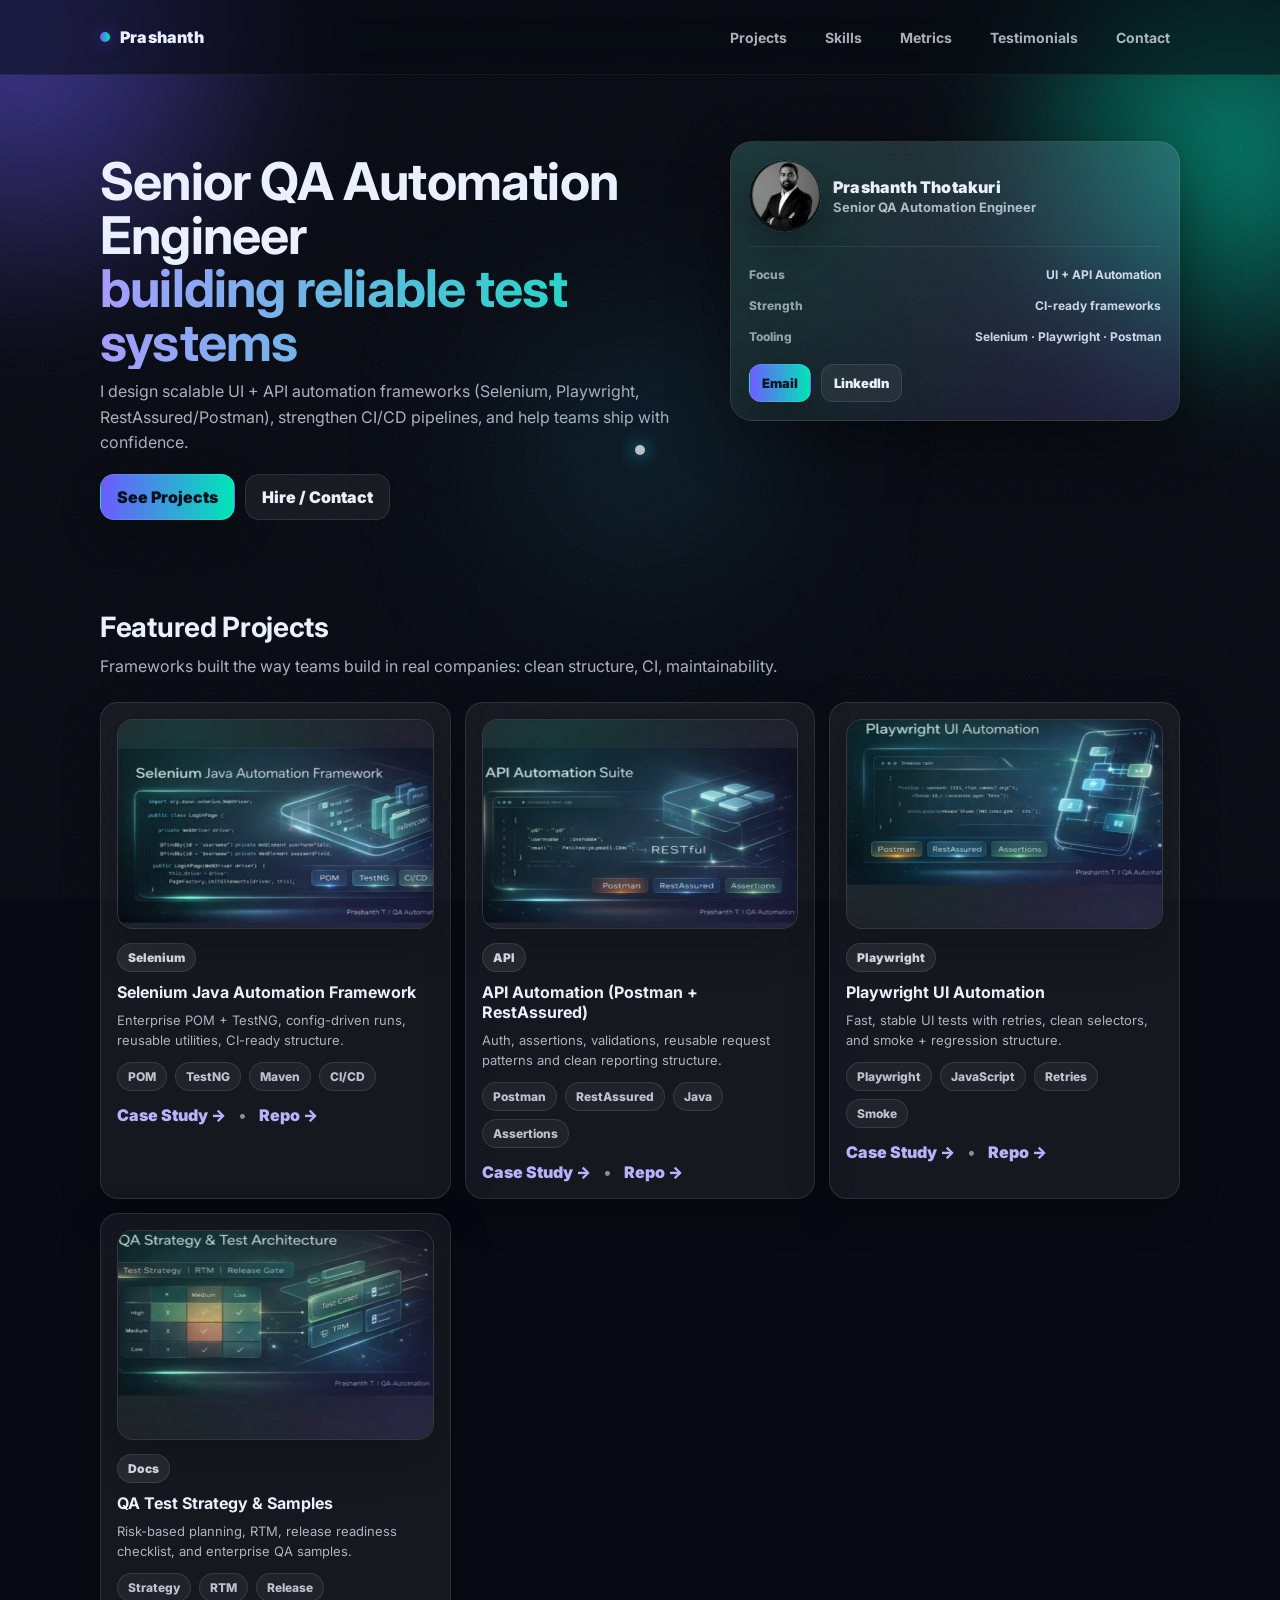
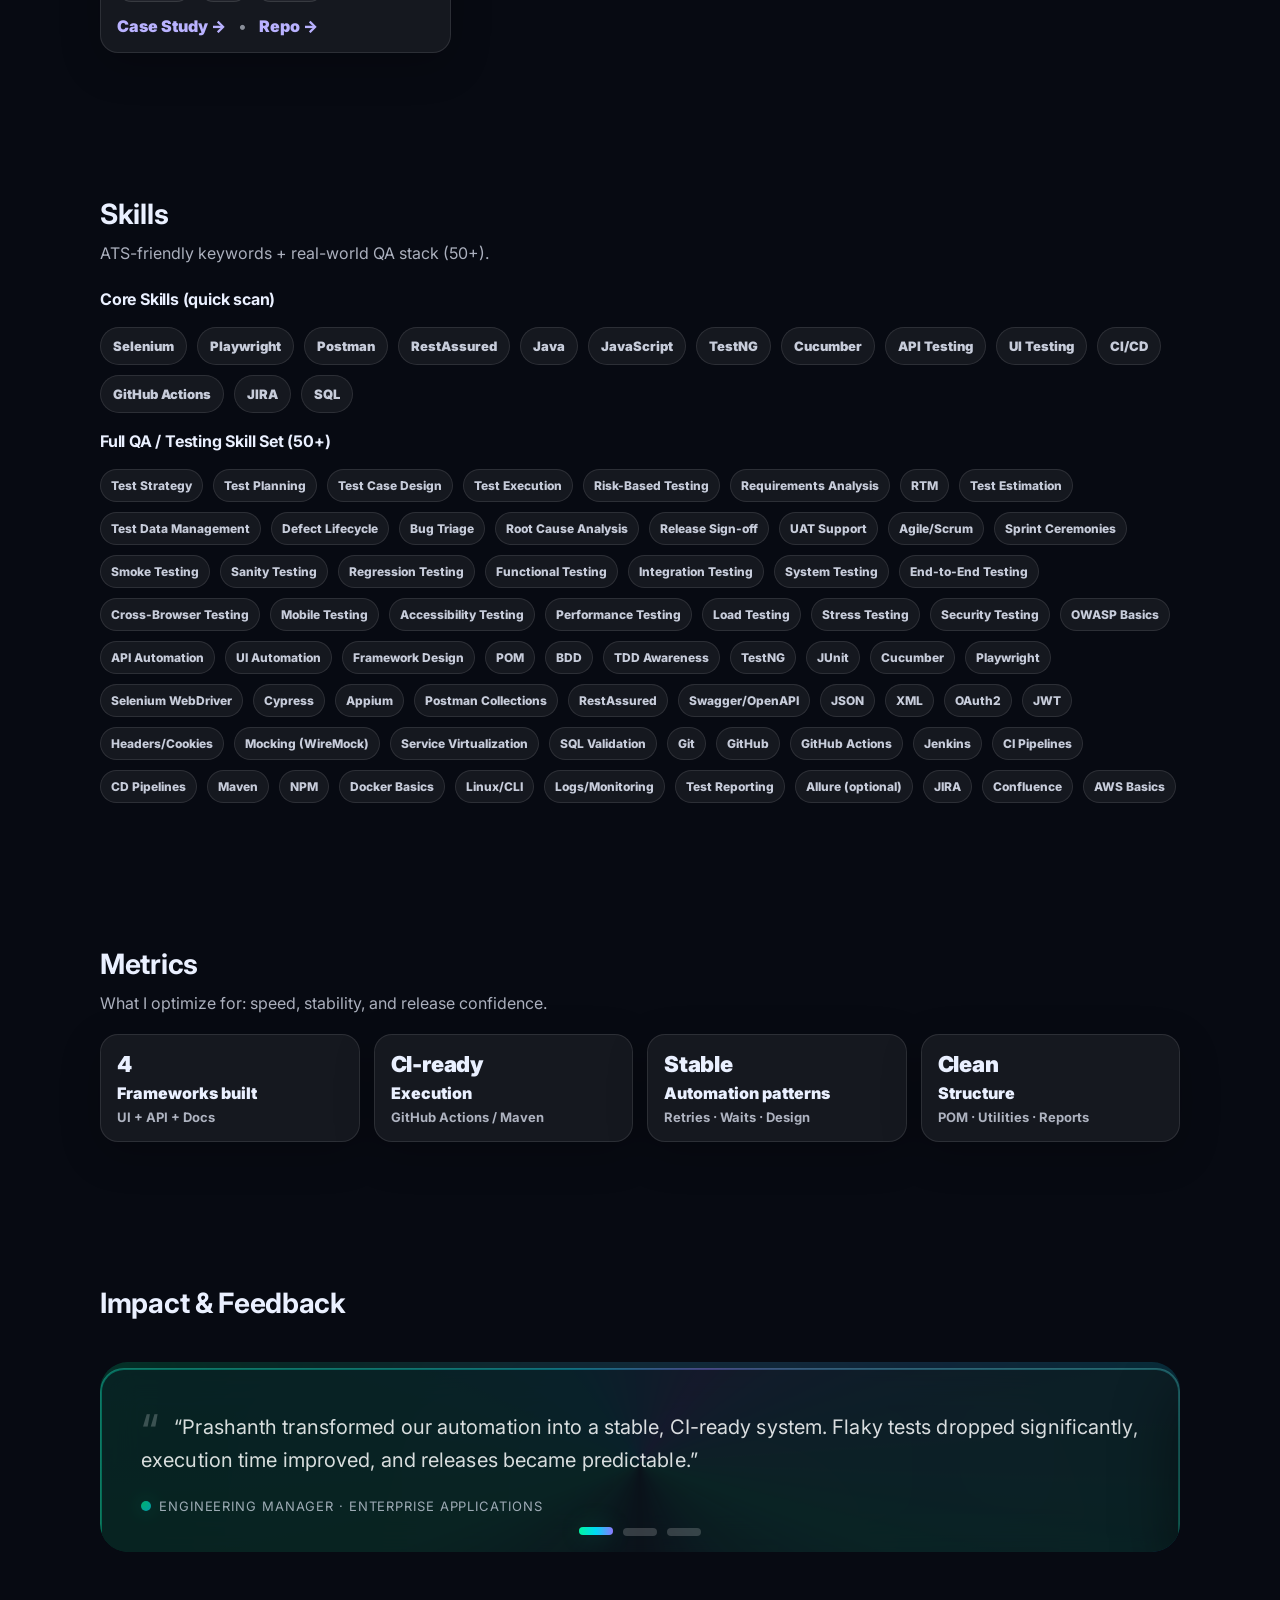
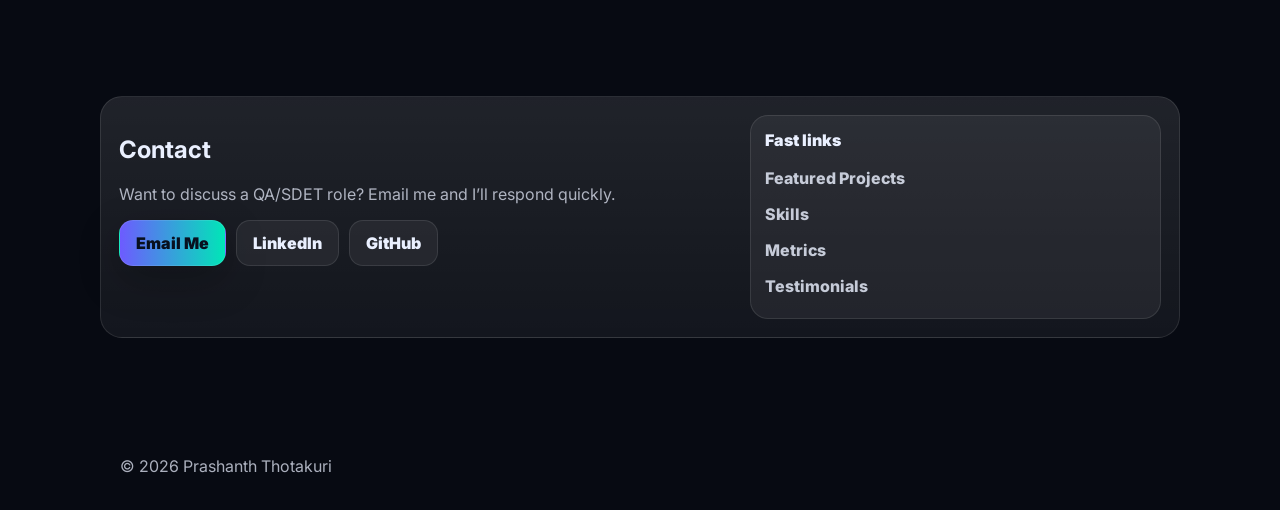
<file: index.html>
<!doctype html>
<html lang="en">
<head>
  <meta charset="UTF-8" />
  <meta name="viewport" content="width=device-width, initial-scale=1.0" />
  <title>Prashanth Thotakuri | Senior QA Automation Engineer</title>
  <meta name="description" content="Senior QA Automation Engineer specializing in Selenium, Playwright, API testing, CI/CD, and scalable automation frameworks." />

  <link rel="preconnect" href="https://fonts.googleapis.com">
  <link rel="preconnect" href="https://fonts.gstatic.com" crossorigin>
  <link href="https://fonts.googleapis.com/css2?family=Inter:wght@400;500;600;700;800;900&display=swap" rel="stylesheet">

  <link rel="stylesheet" href="./styles.css" />
</head>

<body>

  <!-- Cursor FX -->
  <div class="cursorfx" aria-hidden="true">
    <div class="cursorfx-glow"></div>
    <div class="cursorfx-core"></div>
  </div>

  <!-- Background blobs -->
  <div class="bg" aria-hidden="true">
    <div class="blob b1"></div>
    <div class="blob b2"></div>
    <div class="noise"></div>
  </div>

  <header class="header">
    <div class="container nav">
      <a class="brand" href="#top">
        <span class="dot"></span>
        <span>Prashanth</span>
      </a>

      <nav class="links" aria-label="Primary">
        <a href="#projects">Projects</a>
        <a href="#skills">Skills</a>
        <a href="#metrics">Metrics</a>
        <a href="#testimonials">Testimonials</a>
        <a href="#contact">Contact</a>
      </nav>

      <!-- Mobile menu button -->
      <button class="menu" id="menuBtn" aria-label="Open menu" aria-expanded="false">☰</button>
    </div>

    <!-- Mobile nav -->
    <div class="container mobile" id="mobileNav" aria-label="Mobile">
      <a href="#projects">Projects</a>
      <a href="#skills">Skills</a>
      <a href="#metrics">Metrics</a>
      <a href="#testimonials">Testimonials</a>
      <a href="#contact">Contact</a>
    </div>
  </header>

  <main id="top" class="container">

    <!-- ================= HERO ================= -->
    <section class="hero">
      <div>
        <h1>
          Senior QA Automation Engineer
          <span class="gradient">building reliable test systems</span>
        </h1>

        <p class="subtitle">
          I design scalable UI + API automation frameworks (Selenium, Playwright, RestAssured/Postman),
          strengthen CI/CD pipelines, and help teams ship with confidence.
        </p>

        <div class="hero-actions">
          <a class="btn" href="#projects">See Projects</a>
          <a class="btn ghost" href="#contact">Hire / Contact</a>
        </div>
      </div>

      <aside class="profile-card reveal" id="profileCard">
        <div class="profile-top">
          <!-- ✅ Avatar wrapper (keeps photo from covering name + adds ring/shine/tilt) -->
          <div class="avatar-wrap" id="avatarWrap" aria-hidden="true">
            <img src="assets/profile.webp" alt="Prashanth Thotakuri" class="avatar-img" loading="lazy" />
          </div>

          <div>
            <div class="name">Prashanth Thotakuri</div>
            <div class="role">Senior QA Automation Engineer</div>
          </div>
        </div>

        <div class="mini">
          <div class="mini-row">
            <div class="k">Focus</div>
            <div class="v">UI + API Automation</div>
          </div>
          <div class="mini-row">
            <div class="k">Strength</div>
            <div class="v">CI-ready frameworks</div>
          </div>
          <div class="mini-row">
            <div class="k">Tooling</div>
            <div class="v">Selenium · Playwright · Postman</div>
          </div>
        </div>

        <div class="profile-actions">
          <a class="btn small" href="mailto:prashanththotakuri30@gmail.com">Email</a>
          <a class="btn ghost small" href="https://www.linkedin.com/in/prashanth-prashanth-57b691130" target="_blank" rel="noreferrer">LinkedIn</a>
        </div>
      </aside>
    </section>

    <!-- ================= PROJECTS ================= -->
    <section id="projects" class="section">
      <div class="section-head">
        <h2>Featured Projects</h2>
        <p>Frameworks built the way teams build in real companies: clean structure, CI, maintainability.</p>
      </div>

      <div class="grid">

        <!-- Selenium -->
        <article class="card project reveal">
          <div class="thumb-wrap" data-parallax>
            <img class="project-thumb"
              src="assets/projects/selenium.webp"
              alt="Selenium Java Automation Framework"
              loading="lazy">
          </div>

          <div class="card-top">
            <div class="badge">Selenium</div>
            <h3>Selenium Java Automation Framework</h3>
            <p>Enterprise POM + TestNG, config-driven runs, reusable utilities, CI-ready structure.</p>
          </div>

          <div class="tags">
            <span>POM</span><span>TestNG</span><span>Maven</span><span>CI/CD</span>
          </div>

          <div class="card-actions">
            <a class="link" href="./projects/selenium.html">Case Study →</a>
            <span class="sep">•</span>
            <a class="link" href="https://github.com/prashanththotakuri/selenium-java-automation-framework" target="_blank" rel="noreferrer">Repo →</a>
          </div>
        </article>

        <!-- API -->
        <article class="card project reveal">
          <div class="thumb-wrap" data-parallax>
            <img class="project-thumb"
              src="assets/projects/api.webp"
              alt="API Automation Suite"
              loading="lazy">
          </div>

          <div class="card-top">
            <div class="badge">API</div>
            <h3>API Automation (Postman + RestAssured)</h3>
            <p>Auth, assertions, validations, reusable request patterns and clean reporting structure.</p>
          </div>

          <div class="tags">
            <span>Postman</span><span>RestAssured</span><span>Java</span><span>Assertions</span>
          </div>

          <div class="card-actions">
            <a class="link" href="./projects/api.html">Case Study →</a>
            <span class="sep">•</span>
            <a class="link" href="https://github.com/prashanththotakuri/api-automation-postman-restassured" target="_blank" rel="noreferrer">Repo →</a>
          </div>
        </article>

        <!-- Playwright -->
        <article class="card project reveal">
          <div class="thumb-wrap" data-parallax>
            <img class="project-thumb"
              src="assets/projects/playwright.webp"
              alt="Playwright UI Automation"
              loading="lazy">
          </div>

          <div class="card-top">
            <div class="badge">Playwright</div>
            <h3>Playwright UI Automation</h3>
            <p>Fast, stable UI tests with retries, clean selectors, and smoke + regression structure.</p>
          </div>

          <div class="tags">
            <span>Playwright</span><span>JavaScript</span><span>Retries</span><span>Smoke</span>
          </div>

          <div class="card-actions">
            <a class="link" href="./projects/playwright.html">Case Study →</a>
            <span class="sep">•</span>
            <a class="link" href="https://github.com/prashanththotakuri/playwright-ui-automation" target="_blank" rel="noreferrer">Repo →</a>
          </div>
        </article>

        <!-- QA Strategy -->
        <article class="card project reveal">
          <div class="thumb-wrap" data-parallax>
            <img class="project-thumb"
              src="assets/projects/qa-strategy.webp"
              alt="QA Strategy & Test Architecture"
              loading="lazy">
          </div>

          <div class="card-top">
            <div class="badge">Docs</div>
            <h3>QA Test Strategy & Samples</h3>
            <p>Risk-based planning, RTM, release readiness checklist, and enterprise QA samples.</p>
          </div>

          <div class="tags">
            <span>Strategy</span><span>RTM</span><span>Release</span>
          </div>

          <div class="card-actions">
            <a class="link" href="./projects/qa-strategy.html">Case Study →</a>
            <span class="sep">•</span>
            <a class="link" href="https://github.com/prashanththotakuri/qa-test-strategy-and-samples" target="_blank" rel="noreferrer">Repo →</a>
          </div>
        </article>

      </div>
    </section>

    <!-- ================= SKILLS ================= -->
    <section id="skills" class="section">
      <div class="section-head">
        <h2>Skills</h2>
        <p>ATS-friendly keywords + real-world QA stack (50+).</p>
      </div>

      <h3 class="subhead reveal">Core Skills (quick scan)</h3>
      <div class="pill-grid reveal">
        <span>Selenium</span><span>Playwright</span><span>Postman</span><span>RestAssured</span>
        <span>Java</span><span>JavaScript</span><span>TestNG</span><span>Cucumber</span>
        <span>API Testing</span><span>UI Testing</span><span>CI/CD</span><span>GitHub Actions</span><span>JIRA</span><span>SQL</span>
      </div>

      <h3 class="subhead reveal" style="margin-top:18px;">Full QA / Testing Skill Set (50+)</h3>
      <div class="pill-grid pill-grid--dense reveal">
        <span>Test Strategy</span><span>Test Planning</span><span>Test Case Design</span><span>Test Execution</span><span>Risk-Based Testing</span>
        <span>Requirements Analysis</span><span>RTM</span><span>Test Estimation</span><span>Test Data Management</span><span>Defect Lifecycle</span>
        <span>Bug Triage</span><span>Root Cause Analysis</span><span>Release Sign-off</span><span>UAT Support</span><span>Agile/Scrum</span>
        <span>Sprint Ceremonies</span><span>Smoke Testing</span><span>Sanity Testing</span><span>Regression Testing</span><span>Functional Testing</span>
        <span>Integration Testing</span><span>System Testing</span><span>End-to-End Testing</span><span>Cross-Browser Testing</span><span>Mobile Testing</span>
        <span>Accessibility Testing</span><span>Performance Testing</span><span>Load Testing</span><span>Stress Testing</span><span>Security Testing</span>
        <span>OWASP Basics</span><span>API Automation</span><span>UI Automation</span><span>Framework Design</span><span>POM</span>
        <span>BDD</span><span>TDD Awareness</span><span>TestNG</span><span>JUnit</span><span>Cucumber</span>
        <span>Playwright</span><span>Selenium WebDriver</span><span>Cypress</span><span>Appium</span><span>Postman Collections</span>
        <span>RestAssured</span><span>Swagger/OpenAPI</span><span>JSON</span><span>XML</span><span>OAuth2</span>
        <span>JWT</span><span>Headers/Cookies</span><span>Mocking (WireMock)</span><span>Service Virtualization</span><span>SQL Validation</span>
        <span>Git</span><span>GitHub</span><span>GitHub Actions</span><span>Jenkins</span><span>CI Pipelines</span>
        <span>CD Pipelines</span><span>Maven</span><span>NPM</span><span>Docker Basics</span><span>Linux/CLI</span>
        <span>Logs/Monitoring</span><span>Test Reporting</span><span>Allure (optional)</span><span>JIRA</span><span>Confluence</span>
        <span>AWS Basics</span>
      </div>
    </section>

    <!-- ================= METRICS ================= -->
    <section id="metrics" class="section">
      <div class="section-head">
        <h2>Metrics</h2>
        <p>What I optimize for: speed, stability, and release confidence.</p>
      </div>

      <div class="metrics reveal">
        <div class="metric">
          <div class="metric-num">4</div>
          <div class="metric-label">Frameworks built</div>
          <div class="metric-sub">UI + API + Docs</div>
        </div>
        <div class="metric">
          <div class="metric-num">CI-ready</div>
          <div class="metric-label">Execution</div>
          <div class="metric-sub">GitHub Actions / Maven</div>
        </div>
        <div class="metric">
          <div class="metric-num">Stable</div>
          <div class="metric-label">Automation patterns</div>
          <div class="metric-sub">Retries · Waits · Design</div>
        </div>
        <div class="metric">
          <div class="metric-num">Clean</div>
          <div class="metric-label">Structure</div>
          <div class="metric-sub">POM · Utilities · Reports</div>
        </div>
      </div>
    </section>

    <!-- ================= IMPACT ================= -->
<section id="testimonials" class="section">
  <div class="section-head">
    <h2>Impact & Feedback</h2>
  </div>

  <div class="testimonial-slider">

    <div class="testimonial-track">

      <div class="testimonial-card">
        <p>
          “Prashanth transformed our automation into a stable, CI-ready system.
          Flaky tests dropped significantly, execution time improved, and releases became predictable.”
        </p>
        <span>Engineering Manager · Enterprise Applications</span>
      </div>

      <div class="testimonial-card">
        <p>
          “He brings strong test strategy thinking to every sprint.
          Requirements gaps are identified early, edge cases are covered,
          and UAT surprises are minimized.”
        </p>
        <span>Product Owner · Agile Delivery</span>
      </div>

      <div class="testimonial-card">
        <p>
          “His API validation patterns and framework structure set a new
          quality standard for the team. Clean architecture, clear reporting,
          and scalable automation we could build on.”
        </p>
        <span>Backend Lead · Platform Services</span>
      </div>

    </div>

    <div class="slider-dots"></div>

  </div>
</section>


    <!-- ================= CONTACT ================= -->
    <section id="contact" class="section">
      <div class="contact-box reveal">
        <div>
          <h2>Contact</h2>
          <p class="muted">Want to discuss a QA/SDET role? Email me and I’ll respond quickly.</p>

          <div class="contact-row">
            <a class="btn" href="mailto:prashanththotakuri30@gmail.com">Email Me</a>
            <a class="btn ghost" href="https://www.linkedin.com/in/prashanth-prashanth-57b691130" target="_blank" rel="noreferrer">LinkedIn</a>
            <a class="btn ghost" href="https://github.com/prashanththotakuri" target="_blank" rel="noreferrer">GitHub</a>
          </div>
        </div>

        <div class="contact-side">
          <div class="mini-card">
            <div class="mini-title">Fast links</div>
            <a href="#projects">Featured Projects</a>
            <a href="#skills">Skills</a>
            <a href="#metrics">Metrics</a>
            <a href="#testimonials">Testimonials</a>
          </div>
        </div>
      </div>
    </section>

    <footer class="footer muted">
      <div class="container">
        © <span id="year"></span> Prashanth Thotakuri
      </div>
    </footer>

  </main>

  <script src="./script.js"></script>
</body>
</html>
</file>
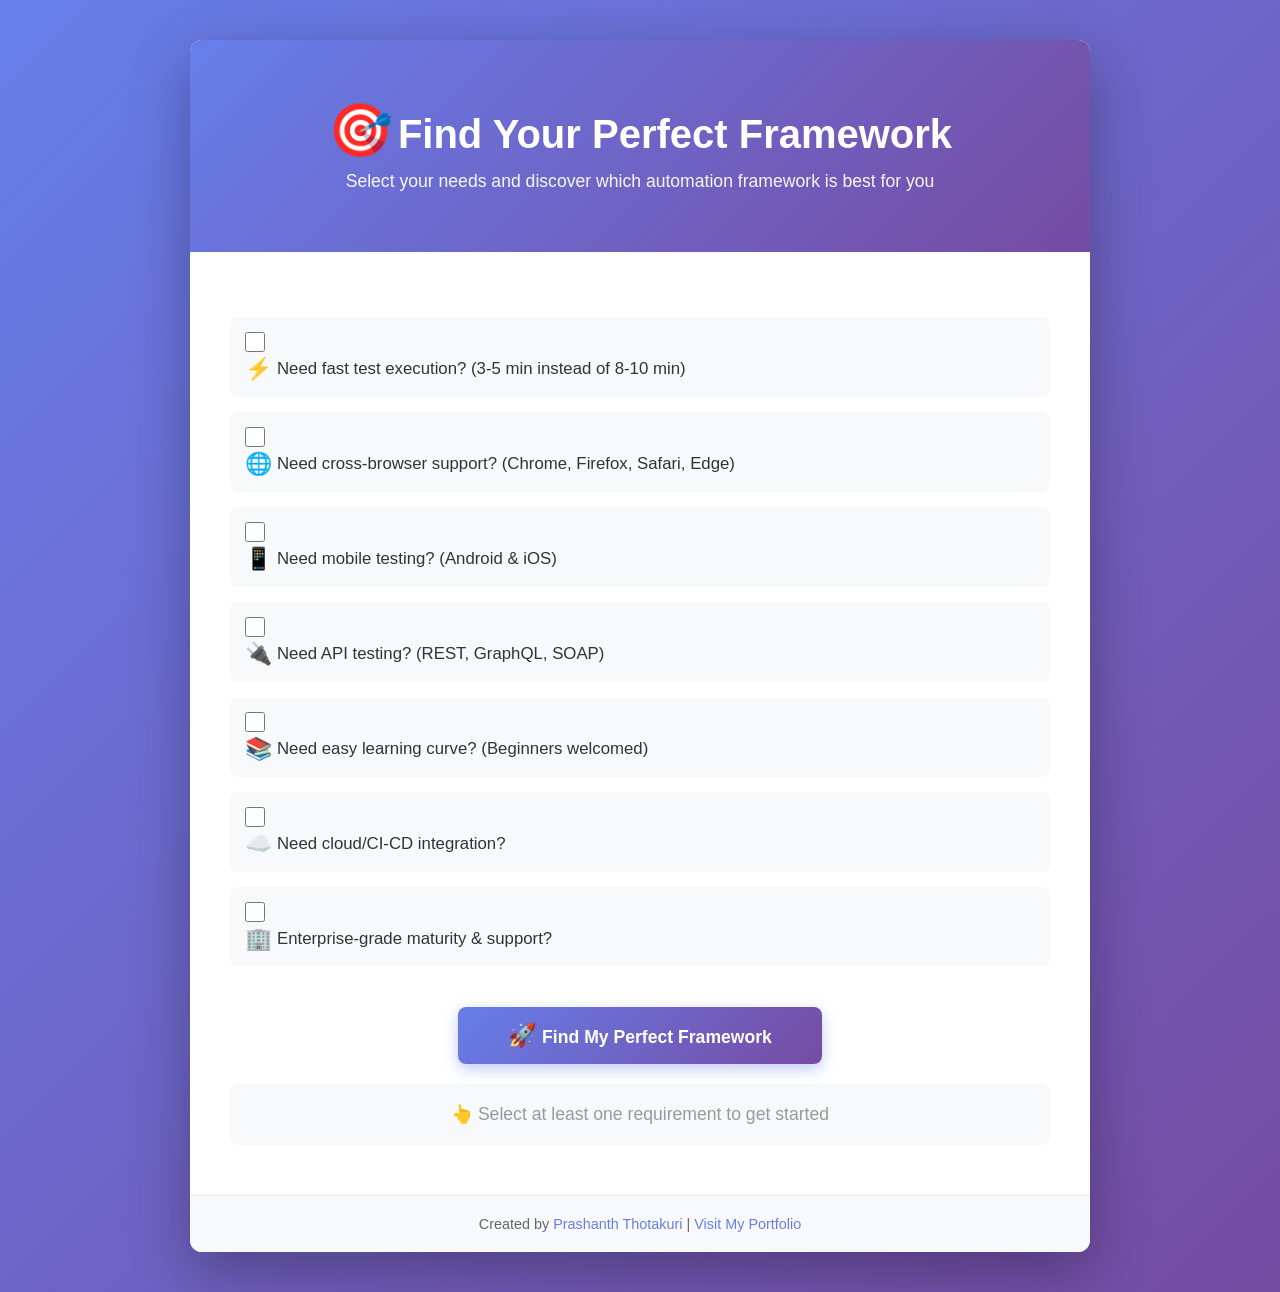
<file: framework-comparison-tool.html>
<!DOCTYPE html>
<html lang="en">
<head>
    <meta charset="UTF-8">
    <meta name="viewport" content="width=device-width, initial-scale=1.0">
    <title>Find Your Perfect QA Framework | Prashanth Thotakuri</title>
    <style>
        * {
            margin: 0;
            padding: 0;
            box-sizing: border-box;
        }

        body {
            font-family: -apple-system, BlinkMacSystemFont, 'Segoe UI', Roboto, Oxygen, Ubuntu, Cantarell, sans-serif;
            background: linear-gradient(135deg, #667eea 0%, #764ba2 100%);
            min-height: 100vh;
            padding: 40px 20px;
        }

        .container {
            max-width: 900px;
            margin: 0 auto;
            background: white;
            border-radius: 12px;
            box-shadow: 0 20px 60px rgba(0, 0, 0, 0.3);
            overflow: hidden;
        }

        .header {
            background: linear-gradient(135deg, #667eea 0%, #764ba2 100%);
            color: white;
            padding: 60px 40px;
            text-align: center;
        }

        .header h1 {
            font-size: 2.5em;
            margin-bottom: 10px;
            font-weight: 700;
        }

        .header p {
            font-size: 1.1em;
            opacity: 0.95;
            font-weight: 300;
        }

        .content {
            padding: 50px 40px;
        }

        .checkbox-group {
            margin-bottom: 30px;
        }

        .checkbox-item {
            margin: 15px 0;
            padding: 15px;
            background: #f8f9fa;
            border-radius: 8px;
            transition: all 0.3s ease;
            cursor: pointer;
        }

        .checkbox-item:hover {
            background: #e9ecef;
            transform: translateX(5px);
        }

        .checkbox-item input[type="checkbox"] {
            margin-right: 12px;
            width: 20px;
            height: 20px;
            cursor: pointer;
            accent-color: #667eea;
        }

        .checkbox-item label {
            cursor: pointer;
            font-size: 1.05em;
            color: #333;
            display: flex;
            align-items: center;
        }

        .checkbox-item input[type="checkbox"]:checked + label {
            color: #667eea;
            font-weight: 600;
        }

        .button-group {
            margin-top: 40px;
            text-align: center;
        }

        .btn {
            background: linear-gradient(135deg, #667eea 0%, #764ba2 100%);
            color: white;
            padding: 15px 50px;
            border: none;
            border-radius: 8px;
            font-size: 1.1em;
            font-weight: 600;
            cursor: pointer;
            transition: all 0.3s ease;
            box-shadow: 0 5px 15px rgba(102, 126, 234, 0.4);
        }

        .btn:hover {
            transform: translateY(-2px);
            box-shadow: 0 8px 20px rgba(102, 126, 234, 0.6);
        }

        .btn:active {
            transform: translateY(0);
        }

        .results {
            margin-top: 50px;
            display: none;
        }

        .results.show {
            display: block;
        }

        .results h2 {
            color: #667eea;
            font-size: 2em;
            margin-bottom: 30px;
            text-align: center;
        }

        .framework-card {
            background: linear-gradient(135deg, #f5f7fa 0%, #c3cfe2 100%);
            padding: 25px;
            margin-bottom: 20px;
            border-radius: 10px;
            border-left: 5px solid #667eea;
            transition: all 0.3s ease;
        }

        .framework-card.primary {
            border-left-color: #28a745;
            background: linear-gradient(135deg, #d4edda 0%, #c3e6cb 100%);
        }

        .framework-card.secondary {
            border-left-color: #ffc107;
            background: linear-gradient(135deg, #fff3cd 0%, #ffe69c 100%);
        }

        .framework-card.tertiary {
            border-left-color: #17a2b8;
            background: linear-gradient(135deg, #d1ecf1 0%, #bee5eb 100%);
        }

        .framework-card:hover {
            transform: translateY(-5px);
            box-shadow: 0 10px 30px rgba(0, 0, 0, 0.15);
        }

        .framework-card h3 {
            font-size: 1.5em;
            margin-bottom: 15px;
            color: #333;
        }

        .framework-card p {
            margin: 10px 0;
            color: #555;
            line-height: 1.6;
        }

        .framework-card strong {
            color: #333;
        }

        .framework-card a {
            color: #667eea;
            text-decoration: none;
            font-weight: 600;
            transition: color 0.3s ease;
        }

        .framework-card a:hover {
            color: #764ba2;
            text-decoration: underline;
        }

        .score-tag {
            display: inline-block;
            background: #667eea;
            color: white;
            padding: 5px 12px;
            border-radius: 20px;
            font-size: 0.9em;
            margin-right: 10px;
            font-weight: 600;
        }

        .next-steps {
            background: #e8f4f8;
            border-left: 4px solid #17a2b8;
            padding: 20px;
            border-radius: 8px;
            margin-top: 30px;
        }

        .next-steps h3 {
            color: #17a2b8;
            margin-bottom: 15px;
        }

        .next-steps ol {
            margin-left: 20px;
            color: #555;
            line-height: 1.8;
        }

        .next-steps a {
            color: #667eea;
            text-decoration: none;
            font-weight: 600;
        }

        .next-steps a:hover {
            text-decoration: underline;
        }

        .cta-box {
            background: linear-gradient(135deg, #28a745 0%, #20c997 100%);
            color: white;
            padding: 25px;
            border-radius: 8px;
            text-align: center;
            margin-top: 30px;
        }

        .cta-box h3 {
            font-size: 1.3em;
            margin-bottom: 15px;
        }

        .cta-box a {
            color: white;
            text-decoration: none;
            font-weight: 600;
            display: inline-block;
            margin: 10px 5px;
            padding: 10px 20px;
            border: 2px solid white;
            border-radius: 5px;
            transition: all 0.3s ease;
        }

        .cta-box a:hover {
            background: white;
            color: #28a745;
        }

        .emoji {
            font-size: 1.3em;
            margin-right: 5px;
        }

        @media (max-width: 768px) {
            .header {
                padding: 40px 20px;
            }

            .header h1 {
                font-size: 1.8em;
            }

            .content {
                padding: 30px 20px;
            }

            .framework-card {
                padding: 20px;
            }

            .btn {
                width: 100%;
            }
        }

        .no-selection {
            text-align: center;
            color: #999;
            font-size: 1.1em;
            padding: 20px;
            background: #f8f9fa;
            border-radius: 8px;
            margin-top: 20px;
        }

        .loader {
            text-align: center;
            margin: 30px 0;
            display: none;
        }

        .loader.show {
            display: block;
        }

        .spinner {
            border: 4px solid #f3f3f3;
            border-top: 4px solid #667eea;
            border-radius: 50%;
            width: 40px;
            height: 40px;
            animation: spin 1s linear infinite;
            margin: 0 auto 20px;
        }

        @keyframes spin {
            0% { transform: rotate(0deg); }
            100% { transform: rotate(360deg); }
        }

        .info-box {
            background: #f0f8ff;
            border-left: 4px solid #667eea;
            padding: 15px;
            border-radius: 5px;
            margin: 15px 0;
            font-size: 0.95em;
            color: #555;
        }

        .badge {
            display: inline-block;
            background: #667eea;
            color: white;
            padding: 5px 10px;
            border-radius: 15px;
            font-size: 0.85em;
            margin-right: 8px;
            margin-top: 10px;
        }

        .footer {
            background: #f8f9fa;
            padding: 20px;
            text-align: center;
            color: #666;
            font-size: 0.9em;
            border-top: 1px solid #e9ecef;
        }

        .footer a {
            color: #667eea;
            text-decoration: none;
        }

        .footer a:hover {
            text-decoration: underline;
        }
    </style>
</head>
<body>

<div class="container">
    <div class="header">
        <h1><span class="emoji">🎯</span>Find Your Perfect Framework</h1>
        <p>Select your needs and discover which automation framework is best for you</p>
    </div>

    <div class="content">
        <div class="checkbox-group">
            <div class="checkbox-item">
                <input type="checkbox" id="fastSpeed">
                <label for="fastSpeed"><span class="emoji">⚡</span>Need fast test execution? (3-5 min instead of 8-10 min)</label>
            </div>

            <div class="checkbox-item">
                <input type="checkbox" id="crossBrowser">
                <label for="crossBrowser"><span class="emoji">🌐</span>Need cross-browser support? (Chrome, Firefox, Safari, Edge)</label>
            </div>

            <div class="checkbox-item">
                <input type="checkbox" id="mobileTest">
                <label for="mobileTest"><span class="emoji">📱</span>Need mobile testing? (Android & iOS)</label>
            </div>

            <div class="checkbox-item">
                <input type="checkbox" id="apiTest">
                <label for="apiTest"><span class="emoji">🔌</span>Need API testing? (REST, GraphQL, SOAP)</label>
            </div>

            <div class="checkbox-item">
                <input type="checkbox" id="easyLearn">
                <label for="easyLearn"><span class="emoji">📚</span>Need easy learning curve? (Beginners welcomed)</label>
            </div>

            <div class="checkbox-item">
                <input type="checkbox" id="cloudReady">
                <label for="cloudReady"><span class="emoji">☁️</span>Need cloud/CI-CD integration?</label>
            </div>

            <div class="checkbox-item">
                <input type="checkbox" id="enterprise">
                <label for="enterprise"><span class="emoji">🏢</span>Enterprise-grade maturity & support?</label>
            </div>
        </div>

        <div class="button-group">
            <button class="btn" onclick="findFramework()"><span class="emoji">🚀</span>Find My Perfect Framework</button>
        </div>

        <div class="loader" id="loader">
            <div class="spinner"></div>
            <p>Analyzing your requirements...</p>
        </div>

        <div class="no-selection" id="noSelection">
            👆 Select at least one requirement to get started
        </div>

        <div class="results" id="results">
            <h2>✨ Your Perfect Framework Stack</h2>
            <div id="resultContent"></div>
        </div>
    </div>

    <div class="footer">
        Created by <a href="https://github.com/prashanththotakuri" target="_blank">Prashanth Thotakuri</a> | 
        <a href="https://prashanththotakuri.github.io/" target="_blank">Visit My Portfolio</a>
    </div>
</div>

<script>
function findFramework() {
    const selections = [
        document.getElementById('fastSpeed').checked,
        document.getElementById('crossBrowser').checked,
        document.getElementById('mobileTest').checked,
        document.getElementById('apiTest').checked,
        document.getElementById('easyLearn').checked,
        document.getElementById('cloudReady').checked,
        document.getElementById('enterprise').checked
    ];

    if (!selections.some(s => s)) {
        document.getElementById('noSelection').style.display = 'block';
        document.getElementById('results').classList.remove('show');
        return;
    }

    document.getElementById('noSelection').style.display = 'none';
    document.getElementById('loader').classList.add('show');
    document.getElementById('results').classList.remove('show');

    // Simulate loading
    setTimeout(() => {
        document.getElementById('loader').classList.remove('show');
        generateRecommendation();
        document.getElementById('results').classList.add('show');
        document.getElementById('results').scrollIntoView({ behavior: 'smooth' });
    }, 1500);
}

function generateRecommendation() {
    const fastSpeed = document.getElementById('fastSpeed').checked;
    const crossBrowser = document.getElementById('crossBrowser').checked;
    const mobileTest = document.getElementById('mobileTest').checked;
    const apiTest = document.getElementById('apiTest').checked;
    const easyLearn = document.getElementById('easyLearn').checked;
    const cloudReady = document.getElementById('cloudReady').checked;
    const enterprise = document.getElementById('enterprise').checked;

    let html = '';

    // Mobile Testing
    if (mobileTest) {
        html += `
            <div class="framework-card primary">
                <h3><span class="emoji">📱</span>PRIMARY: Appium Mobile Framework</h3>
                <p><strong>Best for:</strong> Native mobile app testing (Android & iOS)</p>
                <p><strong>Why this is perfect for you:</strong> Only solution for native mobile automation. Works with real devices and emulators.</p>
                
                <div class="info-box">
                    <strong>Key Features:</strong>
                    <div class="badge">Android Automation</div>
                    <div class="badge">iOS Automation</div>
                    <div class="badge">Native Apps</div>
                    <div class="badge">Real Devices</div>
                    <div class="badge">Emulators</div>
                </div>

                <p><strong>⏱️ Setup time:</strong> 5-7 days</p>
                <p><strong>💰 Cost:</strong> FREE (Open-source)</p>
                <p><strong>👥 Learning curve:</strong> Moderate</p>
                <p><strong>📊 Community:</strong> Large & active</p>
                
                <p style="margin-top: 15px;">
                    <strong>🔗 Check out my implementation:</strong><br>
                    <a href="https://github.com/prashanththotakuri/appium-mobile-automation" target="_blank">→ View Appium Framework</a><br>
                    <a href="https://github.com/prashanththotakuri/appium-mobile-automation" target="_blank">→ Download Starter Template</a>
                </p>
            </div>
        `;
    }

    // API Testing
    if (apiTest) {
        html += `
            <div class="framework-card secondary">
                <h3><span class="emoji">🔌</span>SECONDARY: API Automation (RestAssured/Postman)</h3>
                <p><strong>Best for:</strong> Complete REST/GraphQL API testing and validation</p>
                <p><strong>Why this is perfect for you:</strong> Most powerful for API validation, assertions, and contract testing.</p>
                
                <div class="info-box">
                    <strong>Key Features:</strong>
                    <div class="badge">REST APIs</div>
                    <div class="badge">GraphQL</div>
                    <div class="badge">Authentication</div>
                    <div class="badge">Assertions</div>
                    <div class="badge">Schema Validation</div>
                </div>

                <p><strong>⏱️ Setup time:</strong> 3-5 days</p>
                <p><strong>💰 Cost:</strong> FREE (RestAssured) / Freemium (Postman)</p>
                <p><strong>👥 Learning curve:</strong> Easy to Moderate</p>
                <p><strong>📊 Performance:</strong> Sub-second responses</p>
                
                <p style="margin-top: 15px;">
                    <strong>🔗 Check out my implementation:</strong><br>
                    <a href="https://github.com/prashanththotakuri/api-automation-postman-restassured" target="_blank">→ View API Framework</a><br>
                    <a href="https://github.com/prashanththotakuri/api-automation-postman-restassured" target="_blank">→ Download Starter Template</a>
                </p>
            </div>
        `;
    }

    // Playwright Recommendation
    if (fastSpeed || crossBrowser || easyLearn) {
        html += `
            <div class="framework-card tertiary">
                <h3><span class="emoji">⚡</span>TERTIARY: Playwright UI Framework</h3>
                <p><strong>Best for:</strong> Modern, fast web application UI testing</p>
                <p><strong>Why this is perfect for you:</strong> Fastest execution, auto-waiting, most stable, easiest to learn. 70% faster than Selenium!</p>
                
                <div class="info-box">
                    <strong>Key Features:</strong>
                    <div class="badge">Auto-Waiting</div>
                    <div class="badge">Cross-Browser</div>
                    <div class="badge">Mobile Emulation</div>
                    <div class="badge">Fast Execution</div>
                    <div class="badge">Great DX</div>
                </div>

                <p><strong>⏱️ Setup time:</strong> 1-2 weeks</p>
                <p><strong>💰 Cost:</strong> FREE (Open-source)</p>
                <p><strong>⚡ Execution speed:</strong> 70% faster than Selenium</p>
                <p><strong>📊 Reliability:</strong> Sub-1% flakiness rate</p>
                <p><strong>👥 Learning curve:</strong> Very Easy (great for beginners!)</p>
                
                <p style="margin-top: 15px;">
                    <strong>🔗 Check out my implementation:</strong><br>
                    <a href="https://github.com/prashanththotakuri/playwright-ui-automation" target="_blank">→ View Playwright Framework</a><br>
                    <a href="https://github.com/prashanththotakuri/playwright-ui-automation" target="_blank">→ Download Starter Template</a>
                </p>
            </div>
        `;
    } else if (enterprise) {
        // Selenium for Enterprise
        html += `
            <div class="framework-card secondary">
                <h3><span class="emoji">🏢</span>RECOMMENDED: Selenium WebDriver</h3>
                <p><strong>Best for:</strong> Enterprise web application testing with maximum maturity</p>
                <p><strong>Why this is perfect for you:</strong> Most mature framework, largest community, maximum enterprise support, proven in Fortune 500 companies.</p>
                
                <div class="info-box">
                    <strong>Key Features:</strong>
                    <div class="badge">Mature Framework</div>
                    <div class="badge">Huge Community</div>
                    <div class="badge">Enterprise Support</div>
                    <div class="badge">Maximum Compatibility</div>
                    <div class="badge">Page Object Model</div>
                </div>

                <p><strong>⏱️ Setup time:</strong> 2-3 weeks</p>
                <p><strong>💰 Cost:</strong> FREE (Open-source)</p>
                <p><strong>👥 Learning curve:</strong> Moderate</p>
                <p><strong>📊 Community:</strong> Largest in the industry</p>
                
                <p style="margin-top: 15px;">
                    <strong>🔗 Check out my implementation:</strong><br>
                    <a href="https://github.com/prashanththotakuri/selenium-java-automation-framework" target="_blank">→ View Selenium Framework</a><br>
                    <a href="https://github.com/prashanththotakuri/selenium-java-automation-framework" target="_blank">→ Download Starter Template</a>
                </p>
            </div>
        `;
    } else {
        // Default: Selenium
        html += `
            <div class="framework-card secondary">
                <h3><span class="emoji">🌟</span>RECOMMENDED: Selenium WebDriver</h3>
                <p><strong>Best for:</strong> Reliable, proven web application testing</p>
                <p><strong>Why this is perfect for you:</strong> Most mature, largest community, proven in thousands of companies worldwide.</p>
                
                <div class="info-box">
                    <strong>Key Features:</strong>
                    <div class="badge">Industry Standard</div>
                    <div class="badge">Large Community</div>
                    <div class="badge">Proven Track Record</div>
                    <div class="badge">Page Object Model</div>
                    <div class="badge">Cross-Browser</div>
                </div>

                <p><strong>⏱️ Setup time:</strong> 2-3 weeks</p>
                <p><strong>💰 Cost:</strong> FREE (Open-source)</p>
                <p><strong>👥 Learning curve:</strong> Moderate</p>
                <p><strong>📊 Community:</strong> Largest in automation</p>
                
                <p style="margin-top: 15px;">
                    <strong>🔗 Check out my implementation:</strong><br>
                    <a href="https://github.com/prashanththotakuri/selenium-java-automation-framework" target="_blank">→ View Selenium Framework</a><br>
                    <a href="https://github.com/prashanththotakuri/selenium-java-automation-framework" target="_blank">→ Download Starter Template</a>
                </p>
            </div>
        `;
    }

    // Next Steps
    html += `
        <div class="next-steps">
            <h3><span class="emoji">📋</span>YOUR NEXT STEPS</h3>
            <ol>
                <li>Check out my framework implementations (repos above)</li>
                <li>Read the detailed documentation in the repos</li>
                <li>Download the starter templates (ready to use!)</li>
                <li>Review my best practices guide: <a href="https://github.com/prashanththotakuri/prashanththotakuri" target="_blank">QA Automation Guide</a></li>
                <li>Ask questions in <a href="https://github.com/prashanththotakuri/selenium-java-automation-framework/discussions" target="_blank">GitHub Discussions</a></li>
            </ol>
        </div>

        <div class="cta-box">
            <h3><span class="emoji">🚀</span>READY TO BUILD?</h3>
            <p style="margin-bottom: 15px;">Start with my production-ready templates and best practices</p>
            <a href="https://github.com/prashanththotakuri" target="_blank">→ Visit My GitHub</a>
            <a href="https://prashanththotakuri.github.io/" target="_blank">→ View Portfolio</a>
            <a href="https://linkedin.com/in/prashanth-prashanth-57b691130" target="_blank">→ Connect on LinkedIn</a>
        </div>
    `;

    document.getElementById('resultContent').innerHTML = html;
}
</script>

</body>
</html>
</file>
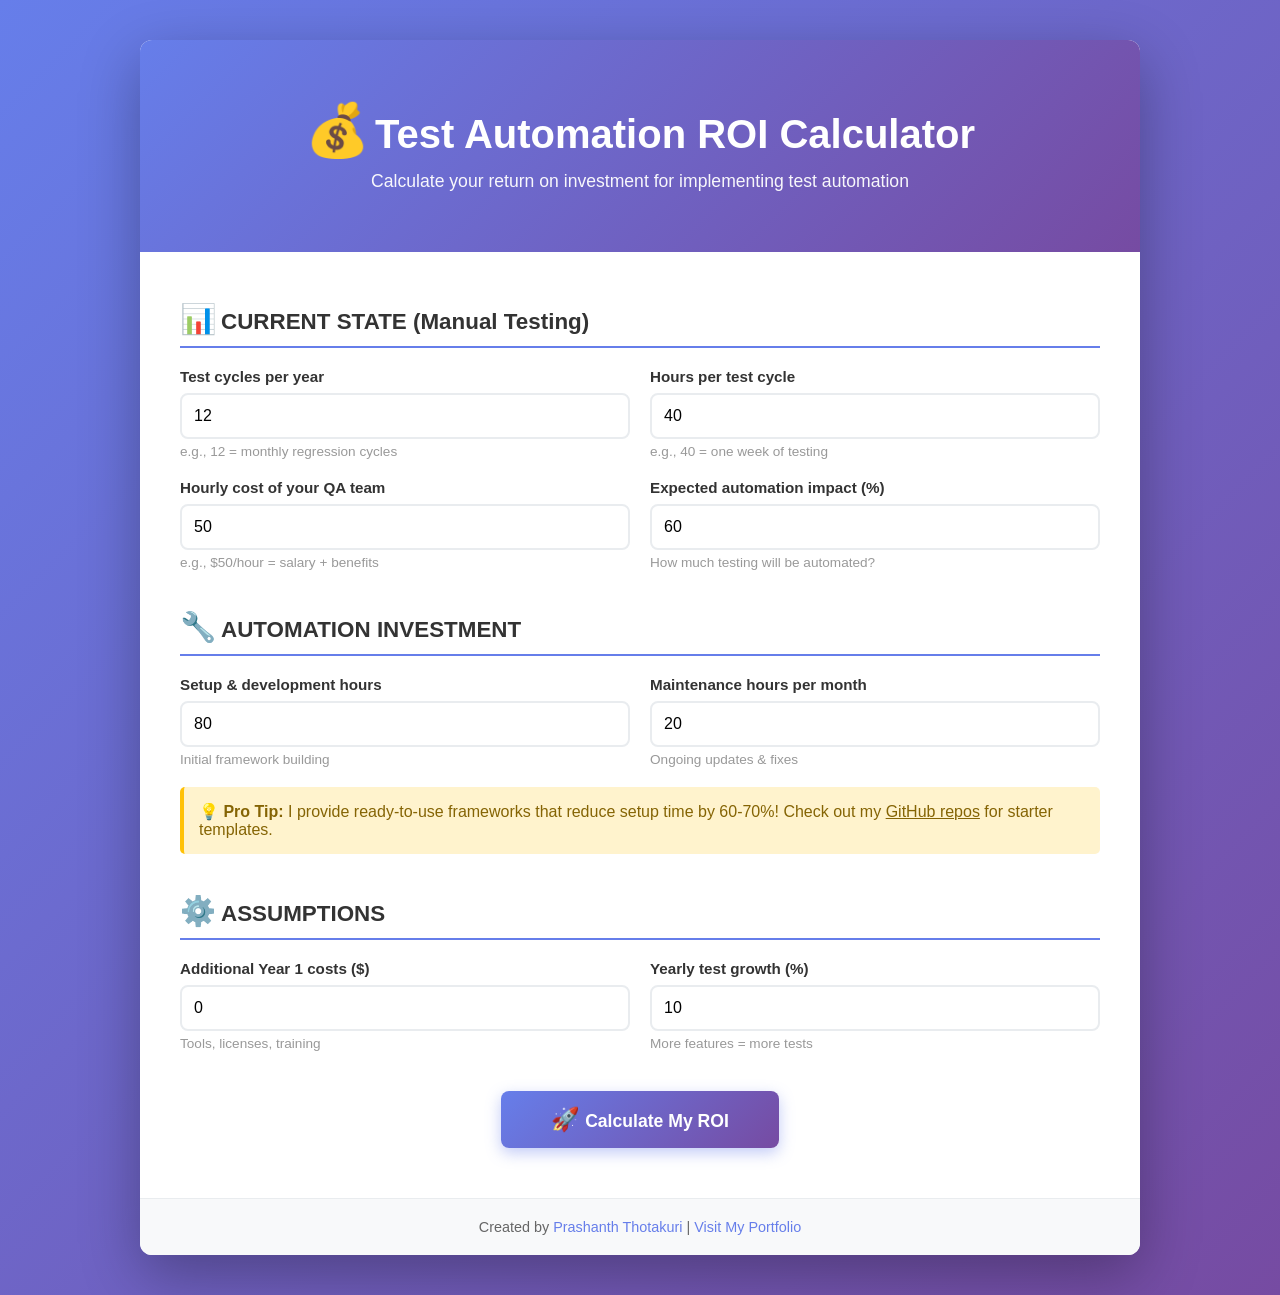
<file: roi-calculator.html>
<!DOCTYPE html>
<html lang="en">
<head>
    <meta charset="UTF-8">
    <meta name="viewport" content="width=device-width, initial-scale=1.0">
    <title>Test Automation ROI Calculator | Prashanth Thotakuri</title>
    <style>
        * {
            margin: 0;
            padding: 0;
            box-sizing: border-box;
        }

        body {
            font-family: -apple-system, BlinkMacSystemFont, 'Segoe UI', Roboto, Oxygen, Ubuntu, Cantarell, sans-serif;
            background: linear-gradient(135deg, #667eea 0%, #764ba2 100%);
            min-height: 100vh;
            padding: 40px 20px;
        }

        .container {
            max-width: 1000px;
            margin: 0 auto;
            background: white;
            border-radius: 12px;
            box-shadow: 0 20px 60px rgba(0, 0, 0, 0.3);
            overflow: hidden;
        }

        .header {
            background: linear-gradient(135deg, #667eea 0%, #764ba2 100%);
            color: white;
            padding: 60px 40px;
            text-align: center;
        }

        .header h1 {
            font-size: 2.5em;
            margin-bottom: 10px;
            font-weight: 700;
        }

        .header p {
            font-size: 1.1em;
            opacity: 0.95;
            font-weight: 300;
        }

        .content {
            padding: 50px 40px;
        }

        .calculator-section {
            margin-bottom: 40px;
        }

        .section-title {
            font-size: 1.4em;
            color: #333;
            font-weight: 700;
            margin-bottom: 20px;
            padding-bottom: 10px;
            border-bottom: 2px solid #667eea;
        }

        .input-group {
            margin: 20px 0;
            display: grid;
            grid-template-columns: 1fr 1fr;
            gap: 20px;
        }

        .input-field {
            display: flex;
            flex-direction: column;
        }

        .input-field label {
            font-weight: 600;
            color: #333;
            margin-bottom: 8px;
            font-size: 0.95em;
        }

        .input-field input {
            padding: 12px;
            border: 2px solid #e9ecef;
            border-radius: 8px;
            font-size: 1em;
            transition: all 0.3s ease;
        }

        .input-field input:focus {
            outline: none;
            border-color: #667eea;
            box-shadow: 0 0 0 3px rgba(102, 126, 234, 0.1);
        }

        .helper-text {
            font-size: 0.85em;
            color: #999;
            margin-top: 5px;
        }

        .input-group.full {
            grid-template-columns: 1fr;
        }

        .button-group {
            margin-top: 40px;
            text-align: center;
        }

        .btn {
            background: linear-gradient(135deg, #667eea 0%, #764ba2 100%);
            color: white;
            padding: 15px 50px;
            border: none;
            border-radius: 8px;
            font-size: 1.1em;
            font-weight: 600;
            cursor: pointer;
            transition: all 0.3s ease;
            box-shadow: 0 5px 15px rgba(102, 126, 234, 0.4);
        }

        .btn:hover {
            transform: translateY(-2px);
            box-shadow: 0 8px 20px rgba(102, 126, 234, 0.6);
        }

        .results {
            margin-top: 50px;
            display: none;
        }

        .results.show {
            display: block;
        }

        .results-title {
            font-size: 2em;
            color: #667eea;
            text-align: center;
            margin-bottom: 30px;
            font-weight: 700;
        }

        .metrics-grid {
            display: grid;
            grid-template-columns: 1fr 1fr;
            gap: 20px;
            margin-bottom: 30px;
        }

        .metric-card {
            background: linear-gradient(135deg, #f5f7fa 0%, #c3cfe2 100%);
            padding: 25px;
            border-radius: 10px;
            border-left: 5px solid #667eea;
            text-align: center;
            transition: all 0.3s ease;
        }

        .metric-card:hover {
            transform: translateY(-5px);
            box-shadow: 0 10px 30px rgba(0, 0, 0, 0.15);
        }

        .metric-value {
            font-size: 2.5em;
            font-weight: 700;
            color: #667eea;
            margin: 10px 0;
        }

        .metric-label {
            color: #555;
            font-weight: 600;
            font-size: 1em;
        }

        .metric-details {
            color: #777;
            font-size: 0.9em;
            margin-top: 10px;
        }

        .year-breakdown {
            margin-bottom: 30px;
        }

        .year-title {
            font-size: 1.3em;
            color: #333;
            font-weight: 700;
            margin-bottom: 15px;
            padding: 10px;
            background: #f8f9fa;
            border-radius: 5px;
            border-left: 4px solid #667eea;
        }

        .breakdown-row {
            display: grid;
            grid-template-columns: 1fr 1fr;
            gap: 15px;
            margin-bottom: 10px;
        }

        .breakdown-item {
            display: flex;
            justify-content: space-between;
            padding: 12px;
            background: #f8f9fa;
            border-radius: 5px;
            border-left: 3px solid #e9ecef;
        }

        .breakdown-item.highlight {
            background: #e8f4f8;
            border-left-color: #17a2b8;
            font-weight: 600;
        }

        .breakdown-item.positive {
            background: #e8f5e9;
            border-left-color: #28a745;
            font-weight: 600;
        }

        .breakdown-item.important {
            background: #fff3e0;
            border-left-color: #ffc107;
            font-weight: 600;
        }

        .breakdown-label {
            color: #555;
        }

        .breakdown-value {
            color: #667eea;
            font-weight: 600;
        }

        .insights {
            background: #f0f8ff;
            border-left: 4px solid #667eea;
            padding: 20px;
            border-radius: 8px;
            margin: 30px 0;
        }

        .insights h3 {
            color: #667eea;
            margin-bottom: 15px;
            font-size: 1.2em;
        }

        .insights ul {
            margin-left: 20px;
            color: #555;
            line-height: 1.8;
        }

        .insights li {
            margin: 10px 0;
        }

        .insights li strong {
            color: #667eea;
        }

        .cta-box {
            background: linear-gradient(135deg, #28a745 0%, #20c997 100%);
            color: white;
            padding: 25px;
            border-radius: 8px;
            text-align: center;
            margin-top: 30px;
        }

        .cta-box h3 {
            font-size: 1.3em;
            margin-bottom: 15px;
        }

        .cta-box a {
            color: white;
            text-decoration: none;
            font-weight: 600;
            display: inline-block;
            margin: 10px 5px;
            padding: 10px 20px;
            border: 2px solid white;
            border-radius: 5px;
            transition: all 0.3s ease;
        }

        .cta-box a:hover {
            background: white;
            color: #28a745;
        }

        .emoji {
            font-size: 1.3em;
            margin-right: 5px;
        }

        .footer {
            background: #f8f9fa;
            padding: 20px;
            text-align: center;
            color: #666;
            font-size: 0.9em;
            border-top: 1px solid #e9ecef;
        }

        .footer a {
            color: #667eea;
            text-decoration: none;
        }

        .footer a:hover {
            text-decoration: underline;
        }

        .notice {
            background: #fff3cd;
            border-left: 4px solid #ffc107;
            padding: 15px;
            border-radius: 5px;
            margin: 20px 0;
            color: #856404;
        }

        @media (max-width: 768px) {
            .header {
                padding: 40px 20px;
            }

            .header h1 {
                font-size: 1.8em;
            }

            .content {
                padding: 30px 20px;
            }

            .input-group {
                grid-template-columns: 1fr;
            }

            .metrics-grid {
                grid-template-columns: 1fr;
            }

            .breakdown-row {
                grid-template-columns: 1fr;
            }

            .btn {
                width: 100%;
            }
        }
    </style>
</head>
<body>

<div class="container">
    <div class="header">
        <h1><span class="emoji">💰</span>Test Automation ROI Calculator</h1>
        <p>Calculate your return on investment for implementing test automation</p>
    </div>

    <div class="content">
        <div id="calculator">
            <!-- Current State -->
            <div class="calculator-section">
                <h2 class="section-title"><span class="emoji">📊</span>CURRENT STATE (Manual Testing)</h2>
                
                <div class="input-group">
                    <div class="input-field">
                        <label for="testCycles">Test cycles per year</label>
                        <input type="number" id="testCycles" value="12" min="1">
                        <div class="helper-text">e.g., 12 = monthly regression cycles</div>
                    </div>
                    <div class="input-field">
                        <label for="hoursPerCycle">Hours per test cycle</label>
                        <input type="number" id="hoursPerCycle" value="40" min="1">
                        <div class="helper-text">e.g., 40 = one week of testing</div>
                    </div>
                </div>

                <div class="input-group">
                    <div class="input-field">
                        <label for="hourlyRate">Hourly cost of your QA team</label>
                        <input type="number" id="hourlyRate" value="50" min="1">
                        <div class="helper-text">e.g., $50/hour = salary + benefits</div>
                    </div>
                    <div class="input-field">
                        <label for="automationImpact">Expected automation impact (%)</label>
                        <input type="number" id="automationImpact" value="60" min="0" max="100">
                        <div class="helper-text">How much testing will be automated?</div>
                    </div>
                </div>
            </div>

            <!-- Automation Investment -->
            <div class="calculator-section">
                <h2 class="section-title"><span class="emoji">🔧</span>AUTOMATION INVESTMENT</h2>
                
                <div class="input-group">
                    <div class="input-field">
                        <label for="setupHours">Setup & development hours</label>
                        <input type="number" id="setupHours" value="80" min="0">
                        <div class="helper-text">Initial framework building</div>
                    </div>
                    <div class="input-field">
                        <label for="maintenanceHours">Maintenance hours per month</label>
                        <input type="number" id="maintenanceHours" value="20" min="0">
                        <div class="helper-text">Ongoing updates & fixes</div>
                    </div>
                </div>

                <div class="notice">
                    <strong>💡 Pro Tip:</strong> I provide ready-to-use frameworks that reduce setup time by 60-70%! 
                    Check out my <a href="https://github.com/prashanththotakuri" target="_blank" style="color: inherit; text-decoration: underline;">GitHub repos</a> for starter templates.
                </div>
            </div>

            <!-- Assumptions -->
            <div class="calculator-section">
                <h2 class="section-title"><span class="emoji">⚙️</span>ASSUMPTIONS</h2>
                
                <div class="input-group">
                    <div class="input-field">
                        <label for="year1Additional">Additional Year 1 costs ($)</label>
                        <input type="number" id="year1Additional" value="0" min="0">
                        <div class="helper-text">Tools, licenses, training</div>
                    </div>
                    <div class="input-field">
                        <label for="yearlyGrowth">Yearly test growth (%)</label>
                        <input type="number" id="yearlyGrowth" value="10" min="0" max="100">
                        <div class="helper-text">More features = more tests</div>
                    </div>
                </div>
            </div>

            <div class="button-group">
                <button class="btn" onclick="calculateROI()"><span class="emoji">🚀</span>Calculate My ROI</button>
            </div>
        </div>

        <!-- Results -->
        <div id="results" class="results">
            <h2 class="results-title"><span class="emoji">📈</span>Your ROI Analysis</h2>

            <div class="metrics-grid">
                <div class="metric-card">
                    <div class="metric-label">Current Annual Cost (Manual)</div>
                    <div class="metric-value" id="currentCost">$0</div>
                    <div class="metric-details">Manual testing cost/year</div>
                </div>
                <div class="metric-card">
                    <div class="metric-label">Automation Cost Year 1</div>
                    <div class="metric-value" id="automationCost">$0</div>
                    <div class="metric-details">Setup + maintenance</div>
                </div>
                <div class="metric-card">
                    <div class="metric-label">Annual Savings (Year 1)</div>
                    <div class="metric-value" id="yearSavings">$0</div>
                    <div class="metric-details">Manual cost reduction</div>
                </div>
                <div class="metric-card">
                    <div class="metric-label">ROI (Year 1)</div>
                    <div class="metric-value" id="roi">0%</div>
                    <div class="metric-details">Return on investment</div>
                </div>
            </div>

            <!-- Year 1 Details -->
            <div class="year-breakdown">
                <div class="year-title"><span class="emoji">📊</span>YEAR 1 DETAILED BREAKDOWN</div>
                <div class="breakdown-row">
                    <div class="breakdown-item">
                        <span class="breakdown-label">Manual Testing (with automation):</span>
                        <span class="breakdown-value" id="y1Manual">$0</span>
                    </div>
                    <div class="breakdown-item">
                        <span class="breakdown-label">Automation Setup:</span>
                        <span class="breakdown-value" id="y1Setup">$0</span>
                    </div>
                </div>
                <div class="breakdown-row">
                    <div class="breakdown-item">
                        <span class="breakdown-label">Maintenance (Year 1):</span>
                        <span class="breakdown-value" id="y1Maint">$0</span>
                    </div>
                    <div class="breakdown-item">
                        <span class="breakdown-label">Other costs:</span>
                        <span class="breakdown-value" id="y1Other">$0</span>
                    </div>
                </div>
                <div class="breakdown-row">
                    <div class="breakdown-item highlight">
                        <span class="breakdown-label">TOTAL YEAR 1 COST:</span>
                        <span class="breakdown-value" id="y1Total">$0</span>
                    </div>
                    <div class="breakdown-item positive">
                        <span class="breakdown-label">SAVINGS YEAR 1:</span>
                        <span class="breakdown-value" id="y1Savings">$0</span>
                    </div>
                </div>
            </div>

            <!-- Year 2 Details -->
            <div class="year-breakdown">
                <div class="year-title"><span class="emoji">📈</span>YEAR 2+ ANALYSIS (Maintenance Only)</div>
                <div class="breakdown-row">
                    <div class="breakdown-item">
                        <span class="breakdown-label">Annual Cost (just maintenance):</span>
                        <span class="breakdown-value" id="y2Cost">$0</span>
                    </div>
                    <div class="breakdown-item">
                        <span class="breakdown-label">Annual Savings (Year 2+):</span>
                        <span class="breakdown-value" id="y2Savings">$0</span>
                    </div>
                </div>
                <div class="breakdown-row">
                    <div class="breakdown-item positive">
                        <span class="breakdown-label">ROI YEAR 2+:</span>
                        <span class="breakdown-value" id="y2ROI">0%</span>
                    </div>
                    <div class="breakdown-item important">
                        <span class="breakdown-label">PAYOFF PERIOD:</span>
                        <span class="breakdown-value" id="payoff">0 months</span>
                    </div>
                </div>
            </div>

            <!-- Key Insights -->
            <div class="insights">
                <h3><span class="emoji">💡</span>KEY INSIGHTS</h3>
                <ul>
                    <li><strong>Setup Cost:</strong> <span id="insightSetup">$0</span> (one-time investment)</li>
                    <li><strong>Monthly Maintenance:</strong> <span id="insightMaintenance">$0/month</span></li>
                    <li><strong>Monthly Savings:</strong> <span id="insightSavings">$0/month</span> after automation</li>
                    <li><strong>Breakeven Point:</strong> <span id="insightBreakeven">X months</span> to recoup setup cost</li>
                    <li><strong>3-Year Total Savings:</strong> <span id="insight3Year">$0</span></li>
                </ul>
            </div>

            <!-- CTA -->
            <div class="cta-box">
                <h3><span class="emoji">🚀</span>READY TO IMPLEMENT?</h3>
                <p style="margin-bottom: 15px;">I provide production-ready frameworks that cut setup time in half!</p>
                <a href="https://github.com/prashanththotakuri/selenium-java-automation-framework" target="_blank">→ Selenium Framework</a>
                <a href="https://github.com/prashanththotakuri/playwright-ui-automation" target="_blank">→ Playwright Framework</a>
                <a href="https://github.com/prashanththotakuri/api-automation-postman-restassured" target="_blank">→ API Framework</a>
                <a href="https://prashanththotakuri.github.io/" target="_blank">→ View All Frameworks</a>
            </div>
        </div>
    </div>

    <div class="footer">
        Created by <a href="https://github.com/prashanththotakuri" target="_blank">Prashanth Thotakuri</a> | 
        <a href="https://prashanththotakuri.github.io/" target="_blank">Visit My Portfolio</a>
    </div>
</div>

<script>
function calculateROI() {
    // Get input values
    const testCycles = parseFloat(document.getElementById('testCycles').value) || 12;
    const hoursPerCycle = parseFloat(document.getElementById('hoursPerCycle').value) || 40;
    const hourlyRate = parseFloat(document.getElementById('hourlyRate').value) || 50;
    const automationImpact = parseFloat(document.getElementById('automationImpact').value) || 60;
    const setupHours = parseFloat(document.getElementById('setupHours').value) || 80;
    const maintenanceHours = parseFloat(document.getElementById('maintenanceHours').value) || 20;
    const year1Additional = parseFloat(document.getElementById('year1Additional').value) || 0;
    const yearlyGrowth = parseFloat(document.getElementById('yearlyGrowth').value) || 10;

    // Calculate current state
    const totalManualHours = testCycles * hoursPerCycle;
    const currentCost = totalManualHours * hourlyRate;
    
    // Calculate with automation
    const reducedManualHours = totalManualHours * (1 - automationImpact / 100);
    const reducedManualCost = reducedManualHours * hourlyRate;
    
    // Calculate automation costs
    const setupCost = setupHours * hourlyRate;
    const annualMaintenance = maintenanceHours * 12 * hourlyRate;
    const year1Cost = setupCost + annualMaintenance + year1Additional;
    
    // Calculate savings
    const year1Savings = currentCost - reducedManualCost;
    const netYear1 = year1Savings - year1Cost;
    const roi1 = (netYear1 / year1Cost * 100).toFixed(0);
    
    // Year 2+
    const year2Cost = annualMaintenance;
    const year2Savings = currentCost * (1 + yearlyGrowth / 100) - (currentCost * (1 + yearlyGrowth / 100) * automationImpact / 100);
    const roi2 = ((year2Savings - year2Cost) / year2Cost * 100).toFixed(0);
    
    // Payoff period
    let payoffMonths = (setupCost / (year1Savings / 12)).toFixed(1);
    
    // 3-year savings
    const savings3Year = (year1Savings - year1Cost) + (year2Savings - year2Cost) * 2;

    // Update display
    document.getElementById('currentCost').textContent = '$' + currentCost.toLocaleString('en-US', {maximumFractionDigits: 0});
    document.getElementById('automationCost').textContent = '$' + year1Cost.toLocaleString('en-US', {maximumFractionDigits: 0});
    document.getElementById('yearSavings').textContent = '$' + netYear1.toLocaleString('en-US', {maximumFractionDigits: 0});
    document.getElementById('roi').textContent = roi1 + '%';
    
    // Year 1 details
    document.getElementById('y1Manual').textContent = '$' + reducedManualCost.toLocaleString('en-US', {maximumFractionDigits: 0});
    document.getElementById('y1Setup').textContent = '$' + setupCost.toLocaleString('en-US', {maximumFractionDigits: 0});
    document.getElementById('y1Maint').textContent = '$' + annualMaintenance.toLocaleString('en-US', {maximumFractionDigits: 0});
    document.getElementById('y1Other').textContent = '$' + year1Additional.toLocaleString('en-US', {maximumFractionDigits: 0});
    document.getElementById('y1Total').textContent = '$' + year1Cost.toLocaleString('en-US', {maximumFractionDigits: 0});
    document.getElementById('y1Savings').textContent = '$' + year1Savings.toLocaleString('en-US', {maximumFractionDigits: 0});
    
    // Year 2+ details
    document.getElementById('y2Cost').textContent = '$' + year2Cost.toLocaleString('en-US', {maximumFractionDigits: 0});
    document.getElementById('y2Savings').textContent = '$' + year2Savings.toLocaleString('en-US', {maximumFractionDigits: 0});
    document.getElementById('y2ROI').textContent = roi2 + '%';
    document.getElementById('payoff').textContent = payoffMonths + ' months';
    
    // Insights
    document.getElementById('insightSetup').textContent = '$' + setupCost.toLocaleString('en-US', {maximumFractionDigits: 0});
    document.getElementById('insightMaintenance').textContent = '$' + (annualMaintenance / 12).toLocaleString('en-US', {maximumFractionDigits: 0});
    document.getElementById('insightSavings').textContent = '$' + (year1Savings / 12).toLocaleString('en-US', {maximumFractionDigits: 0});
    document.getElementById('insightBreakeven').textContent = payoffMonths + ' months';
    document.getElementById('insight3Year').textContent = '$' + savings3Year.toLocaleString('en-US', {maximumFractionDigits: 0});
    
    // Show results
    document.getElementById('calculator').style.display = 'none';
    document.getElementById('results').classList.add('show');
    document.getElementById('results').scrollIntoView({ behavior: 'smooth' });
}

// Allow Enter to calculate
document.addEventListener('keypress', function(event) {
    if (event.key === 'Enter' && document.getElementById('calculator').style.display !== 'none') {
        calculateROI();
    }
});
</script>

</body>
</html>
</file>
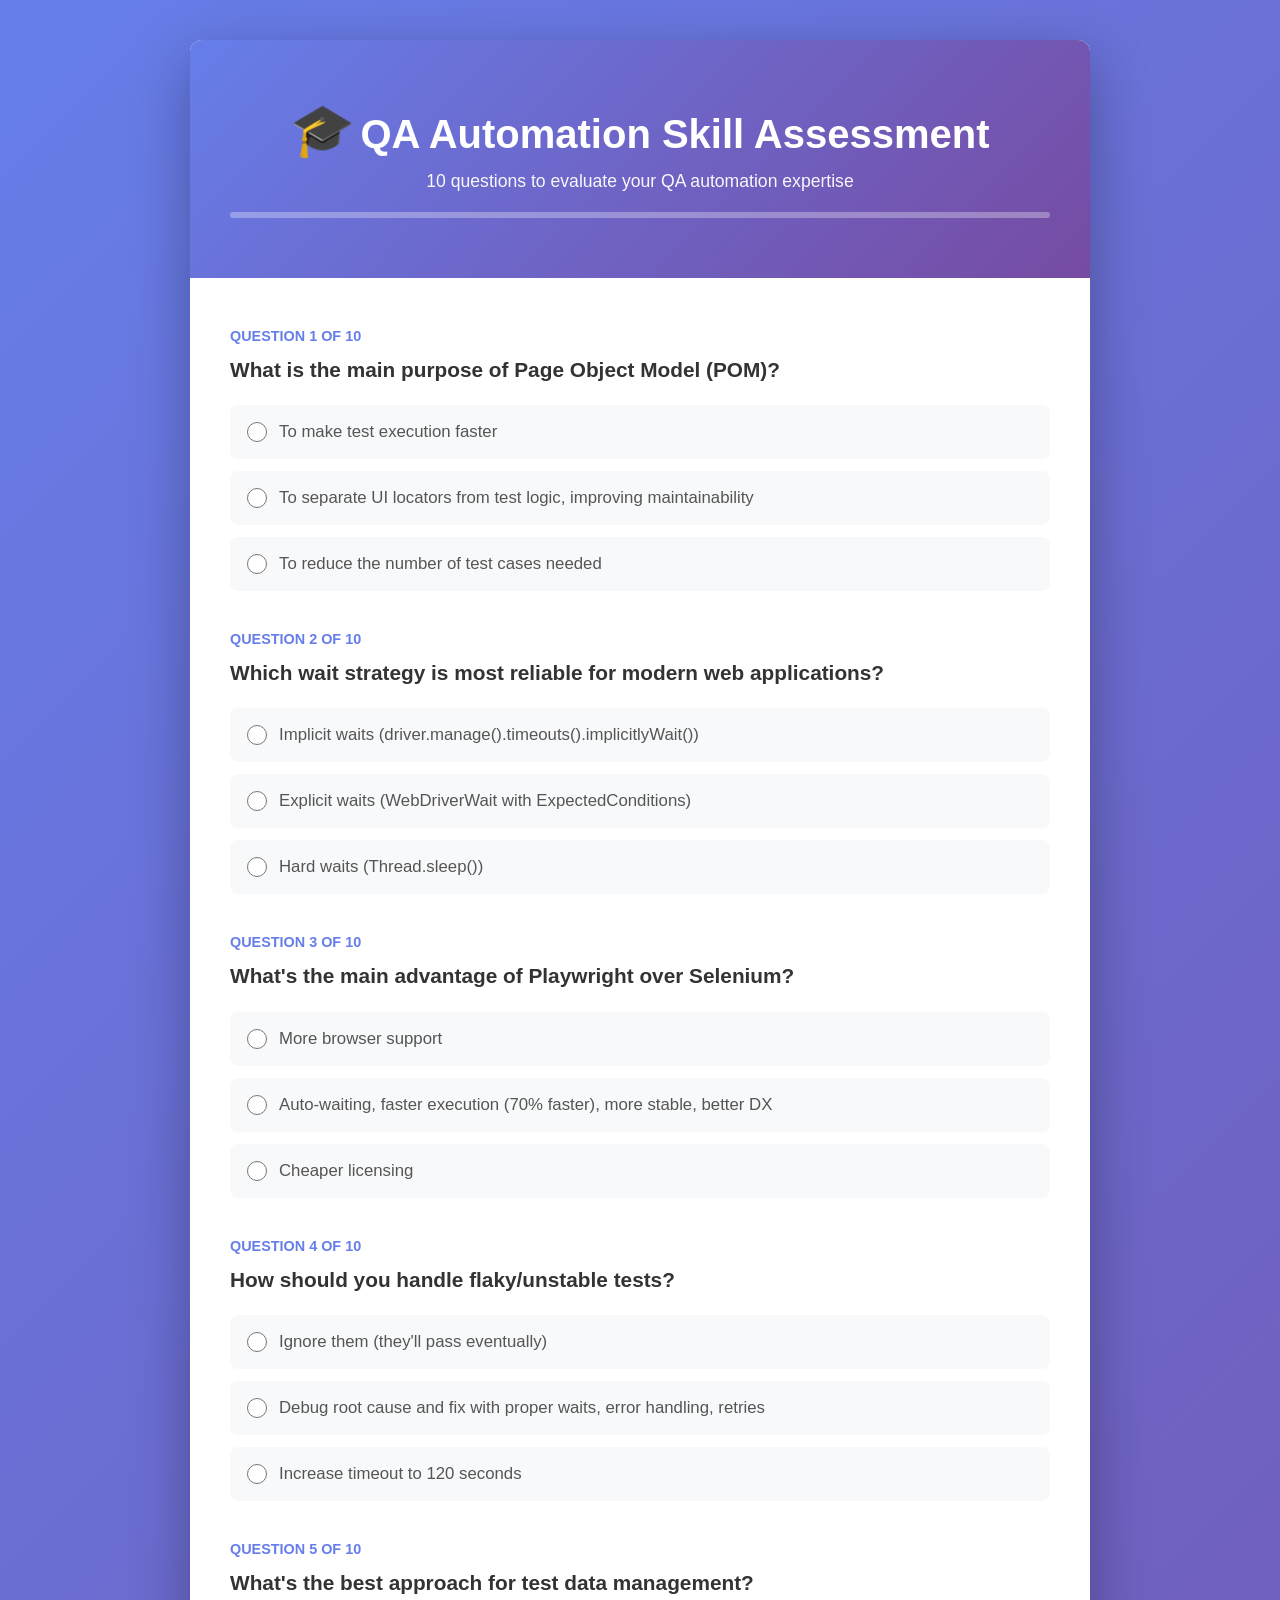
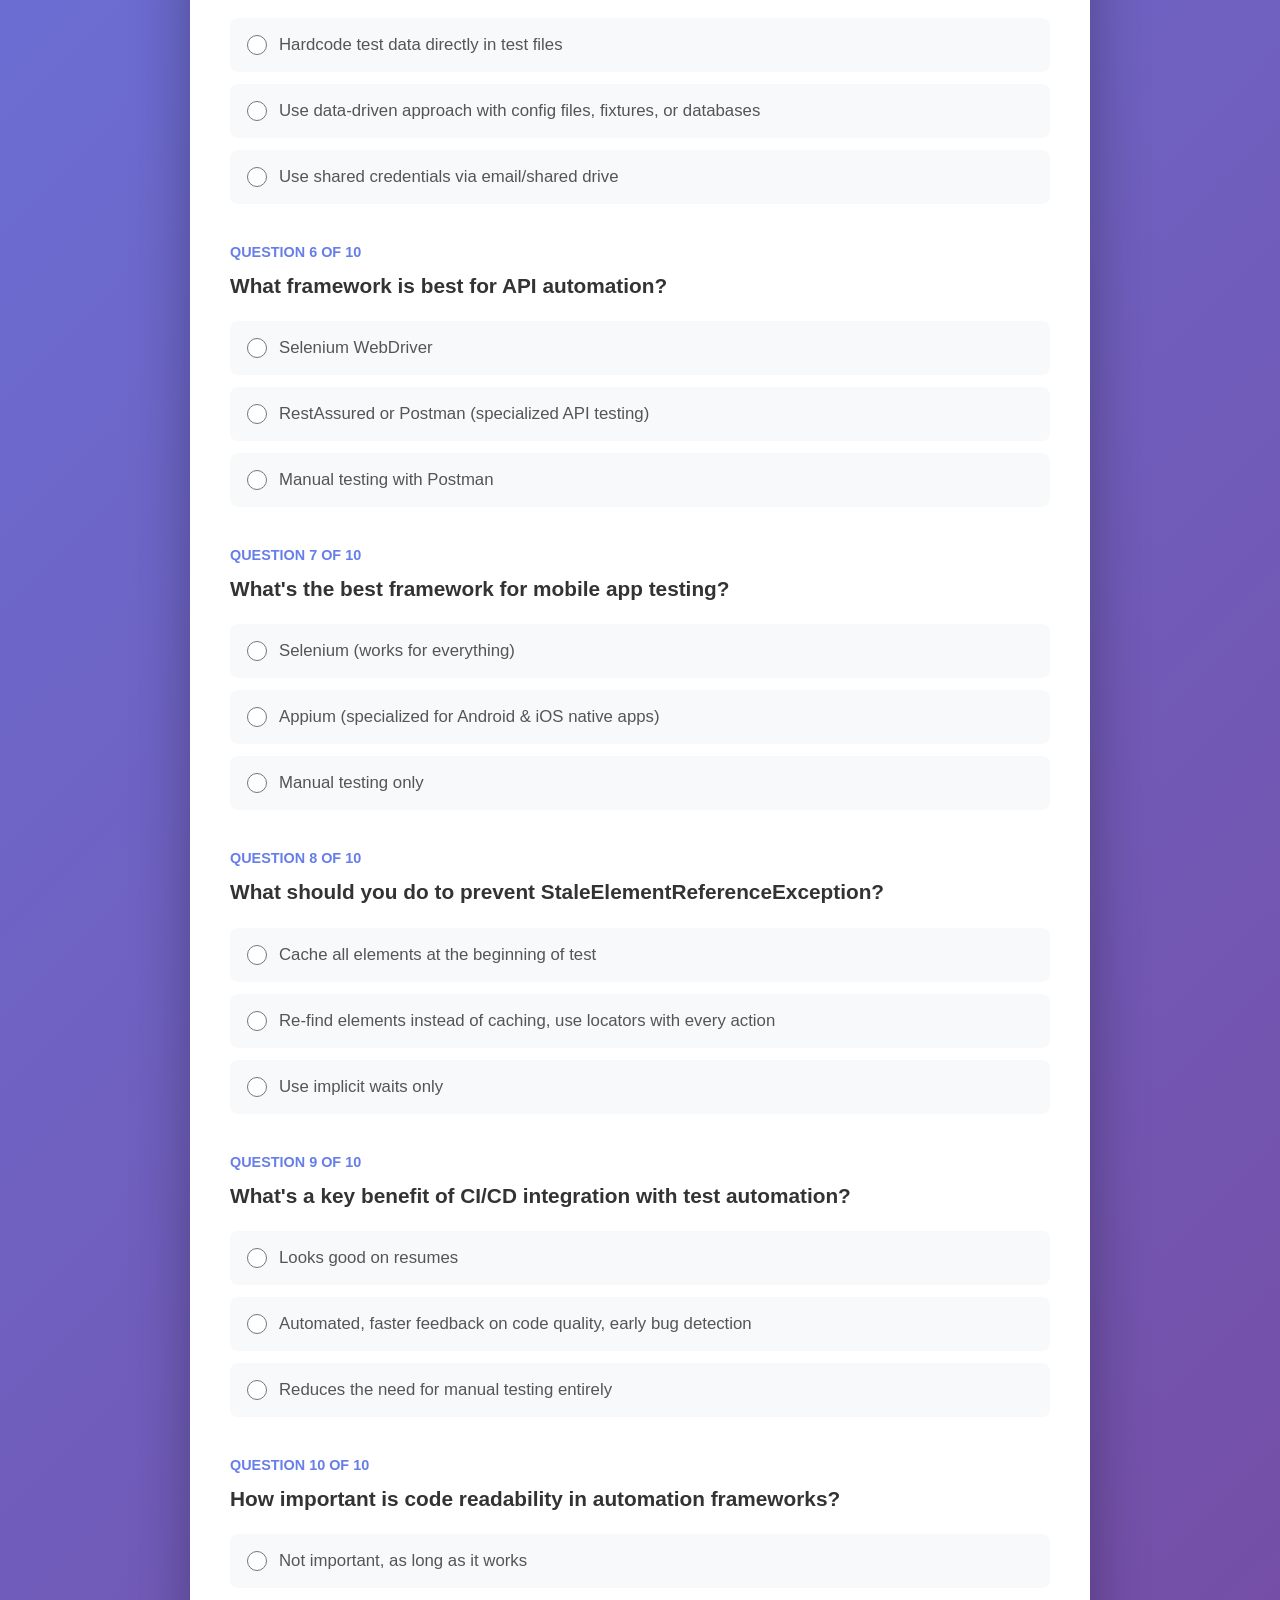
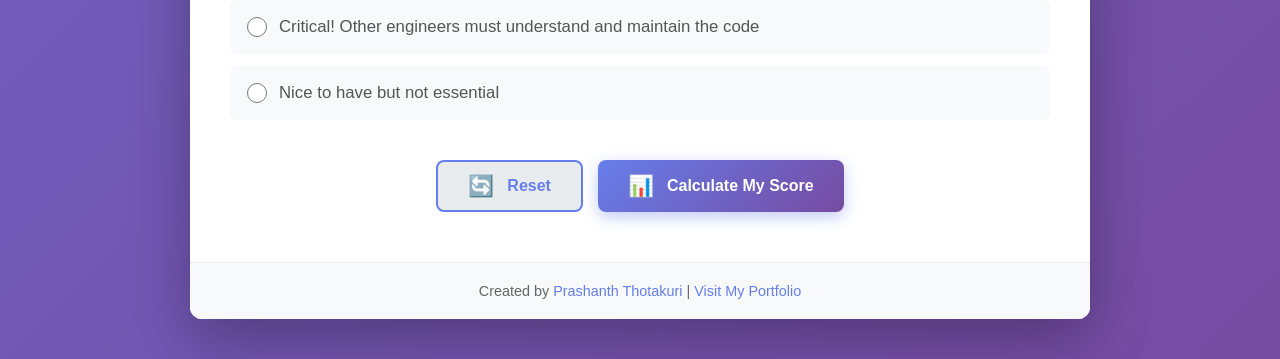
<file: skill-assessment-quiz.html>
<!DOCTYPE html>
<html lang="en">
<head>
    <meta charset="UTF-8">
    <meta name="viewport" content="width=device-width, initial-scale=1.0">
    <title>QA Automation Skill Assessment | Prashanth Thotakuri</title>
    <style>
        * {
            margin: 0;
            padding: 0;
            box-sizing: border-box;
        }

        body {
            font-family: -apple-system, BlinkMacSystemFont, 'Segoe UI', Roboto, Oxygen, Ubuntu, Cantarell, sans-serif;
            background: linear-gradient(135deg, #667eea 0%, #764ba2 100%);
            min-height: 100vh;
            padding: 40px 20px;
        }

        .container {
            max-width: 900px;
            margin: 0 auto;
            background: white;
            border-radius: 12px;
            box-shadow: 0 20px 60px rgba(0, 0, 0, 0.3);
            overflow: hidden;
        }

        .header {
            background: linear-gradient(135deg, #667eea 0%, #764ba2 100%);
            color: white;
            padding: 60px 40px;
            text-align: center;
        }

        .header h1 {
            font-size: 2.5em;
            margin-bottom: 10px;
            font-weight: 700;
        }

        .header p {
            font-size: 1.1em;
            opacity: 0.95;
            font-weight: 300;
        }

        .progress-bar {
            margin-top: 20px;
            height: 6px;
            background: rgba(255, 255, 255, 0.3);
            border-radius: 3px;
            overflow: hidden;
        }

        .progress-fill {
            height: 100%;
            background: white;
            width: 0%;
            transition: width 0.3s ease;
        }

        .content {
            padding: 50px 40px;
        }

        .question-container {
            margin-bottom: 40px;
        }

        .question-number {
            color: #667eea;
            font-weight: 600;
            font-size: 0.9em;
            text-transform: uppercase;
            margin-bottom: 10px;
        }

        .question {
            font-size: 1.3em;
            color: #333;
            font-weight: 600;
            margin-bottom: 20px;
            line-height: 1.5;
        }

        .option {
            margin: 12px 0;
            padding: 15px;
            background: #f8f9fa;
            border-radius: 8px;
            border: 2px solid transparent;
            cursor: pointer;
            transition: all 0.3s ease;
            display: flex;
            align-items: center;
        }

        .option:hover {
            background: #e9ecef;
            border-color: #667eea;
            transform: translateX(5px);
        }

        .option input[type="radio"] {
            margin-right: 12px;
            width: 20px;
            height: 20px;
            cursor: pointer;
            accent-color: #667eea;
        }

        .option label {
            cursor: pointer;
            flex: 1;
            color: #555;
            font-size: 1.05em;
        }

        .option input[type="radio"]:checked + label {
            color: #667eea;
            font-weight: 600;
        }

        .button-group {
            margin-top: 40px;
            display: flex;
            gap: 15px;
            justify-content: center;
        }

        .btn {
            padding: 12px 30px;
            border: none;
            border-radius: 8px;
            font-size: 1em;
            font-weight: 600;
            cursor: pointer;
            transition: all 0.3s ease;
            display: flex;
            align-items: center;
            gap: 8px;
        }

        .btn-primary {
            background: linear-gradient(135deg, #667eea 0%, #764ba2 100%);
            color: white;
            box-shadow: 0 5px 15px rgba(102, 126, 234, 0.4);
        }

        .btn-primary:hover {
            transform: translateY(-2px);
            box-shadow: 0 8px 20px rgba(102, 126, 234, 0.6);
        }

        .btn-secondary {
            background: #e9ecef;
            color: #667eea;
            border: 2px solid #667eea;
        }

        .btn-secondary:hover {
            background: #667eea;
            color: white;
        }

        .results {
            margin-top: 50px;
            display: none;
        }

        .results.show {
            display: block;
        }

        .score-display {
            text-align: center;
            margin-bottom: 40px;
        }

        .score-circle {
            width: 150px;
            height: 150px;
            border-radius: 50%;
            background: linear-gradient(135deg, #667eea 0%, #764ba2 100%);
            color: white;
            display: flex;
            align-items: center;
            justify-content: center;
            font-size: 3em;
            font-weight: 700;
            margin: 0 auto 20px;
            box-shadow: 0 10px 30px rgba(102, 126, 234, 0.3);
        }

        .score-circle.beginner { background: linear-gradient(135deg, #ff6b6b 0%, #ff5252 100%); }
        .score-circle.intermediate { background: linear-gradient(135deg, #ffc107 0%, #ffb300 100%); }
        .score-circle.advanced { background: linear-gradient(135deg, #28a745 0%, #20c997 100%); }
        .score-circle.expert { background: linear-gradient(135deg, #667eea 0%, #764ba2 100%); }

        .level-title {
            font-size: 2em;
            font-weight: 700;
            color: #333;
            margin-bottom: 10px;
        }

        .level-description {
            font-size: 1.1em;
            color: #666;
            margin-bottom: 30px;
            line-height: 1.6;
        }

        .recommendation-box {
            background: #f0f8ff;
            border-left: 4px solid #667eea;
            padding: 20px;
            border-radius: 8px;
            margin: 30px 0;
        }

        .recommendation-box h3 {
            color: #667eea;
            margin-bottom: 15px;
            font-size: 1.2em;
        }

        .recommendation-box ul {
            margin-left: 20px;
            color: #555;
            line-height: 2;
        }

        .recommendation-box a {
            color: #667eea;
            text-decoration: none;
            font-weight: 600;
        }

        .recommendation-box a:hover {
            text-decoration: underline;
        }

        .learning-path {
            background: #e8f4f8;
            border-left: 4px solid #17a2b8;
            padding: 20px;
            border-radius: 8px;
            margin: 30px 0;
        }

        .learning-path h3 {
            color: #17a2b8;
            margin-bottom: 15px;
            font-size: 1.2em;
        }

        .learning-path ol {
            margin-left: 20px;
            color: #555;
            line-height: 2;
        }

        .learning-path a {
            color: #17a2b8;
            text-decoration: none;
            font-weight: 600;
        }

        .learning-path a:hover {
            text-decoration: underline;
        }

        .cta-box {
            background: linear-gradient(135deg, #28a745 0%, #20c997 100%);
            color: white;
            padding: 25px;
            border-radius: 8px;
            text-align: center;
            margin-top: 30px;
        }

        .cta-box h3 {
            font-size: 1.3em;
            margin-bottom: 15px;
        }

        .cta-box a {
            color: white;
            text-decoration: none;
            font-weight: 600;
            display: inline-block;
            margin: 10px 5px;
            padding: 10px 20px;
            border: 2px solid white;
            border-radius: 5px;
            transition: all 0.3s ease;
        }

        .cta-box a:hover {
            background: white;
            color: #28a745;
        }

        .emoji {
            font-size: 1.3em;
            margin-right: 5px;
        }

        .footer {
            background: #f8f9fa;
            padding: 20px;
            text-align: center;
            color: #666;
            font-size: 0.9em;
            border-top: 1px solid #e9ecef;
        }

        .footer a {
            color: #667eea;
            text-decoration: none;
        }

        .footer a:hover {
            text-decoration: underline;
        }

        .hidden {
            display: none;
        }

        .badge {
            display: inline-block;
            background: #667eea;
            color: white;
            padding: 5px 10px;
            border-radius: 15px;
            font-size: 0.85em;
            margin-right: 8px;
            margin-top: 10px;
        }

        @media (max-width: 768px) {
            .header {
                padding: 40px 20px;
            }

            .header h1 {
                font-size: 1.8em;
            }

            .content {
                padding: 30px 20px;
            }

            .button-group {
                flex-direction: column;
            }

            .btn {
                width: 100%;
                justify-content: center;
            }

            .score-circle {
                width: 120px;
                height: 120px;
                font-size: 2.5em;
            }
        }
    </style>
</head>
<body>

<div class="container">
    <div class="header">
        <h1><span class="emoji">🎓</span>QA Automation Skill Assessment</h1>
        <p>10 questions to evaluate your QA automation expertise</p>
        <div class="progress-bar">
            <div class="progress-fill" id="progressFill"></div>
        </div>
    </div>

    <div class="content">
        <div id="quizContainer">
            <!-- Question 1 -->
            <div class="question-container">
                <div class="question-number">Question 1 of 10</div>
                <div class="question">What is the main purpose of Page Object Model (POM)?</div>
                <div>
                    <div class="option">
                        <input type="radio" id="q1a" name="q1" value="0">
                        <label for="q1a">To make test execution faster</label>
                    </div>
                    <div class="option">
                        <input type="radio" id="q1b" name="q1" value="2">
                        <label for="q1b">To separate UI locators from test logic, improving maintainability</label>
                    </div>
                    <div class="option">
                        <input type="radio" id="q1c" name="q1" value="1">
                        <label for="q1c">To reduce the number of test cases needed</label>
                    </div>
                </div>
            </div>

            <!-- Question 2 -->
            <div class="question-container">
                <div class="question-number">Question 2 of 10</div>
                <div class="question">Which wait strategy is most reliable for modern web applications?</div>
                <div>
                    <div class="option">
                        <input type="radio" id="q2a" name="q2" value="0">
                        <label for="q2a">Implicit waits (driver.manage().timeouts().implicitlyWait())</label>
                    </div>
                    <div class="option">
                        <input type="radio" id="q2b" name="q2" value="2">
                        <label for="q2b">Explicit waits (WebDriverWait with ExpectedConditions)</label>
                    </div>
                    <div class="option">
                        <input type="radio" id="q2c" name="q2" value="1">
                        <label for="q2c">Hard waits (Thread.sleep())</label>
                    </div>
                </div>
            </div>

            <!-- Question 3 -->
            <div class="question-container">
                <div class="question-number">Question 3 of 10</div>
                <div class="question">What's the main advantage of Playwright over Selenium?</div>
                <div>
                    <div class="option">
                        <input type="radio" id="q3a" name="q3" value="1">
                        <label for="q3a">More browser support</label>
                    </div>
                    <div class="option">
                        <input type="radio" id="q3b" name="q3" value="2">
                        <label for="q3b">Auto-waiting, faster execution (70% faster), more stable, better DX</label>
                    </div>
                    <div class="option">
                        <input type="radio" id="q3c" name="q3" value="0">
                        <label for="q3c">Cheaper licensing</label>
                    </div>
                </div>
            </div>

            <!-- Question 4 -->
            <div class="question-container">
                <div class="question-number">Question 4 of 10</div>
                <div class="question">How should you handle flaky/unstable tests?</div>
                <div>
                    <div class="option">
                        <input type="radio" id="q4a" name="q4" value="0">
                        <label for="q4a">Ignore them (they'll pass eventually)</label>
                    </div>
                    <div class="option">
                        <input type="radio" id="q4b" name="q4" value="2">
                        <label for="q4b">Debug root cause and fix with proper waits, error handling, retries</label>
                    </div>
                    <div class="option">
                        <input type="radio" id="q4c" name="q4" value="1">
                        <label for="q4c">Increase timeout to 120 seconds</label>
                    </div>
                </div>
            </div>

            <!-- Question 5 -->
            <div class="question-container">
                <div class="question-number">Question 5 of 10</div>
                <div class="question">What's the best approach for test data management?</div>
                <div>
                    <div class="option">
                        <input type="radio" id="q5a" name="q5" value="0">
                        <label for="q5a">Hardcode test data directly in test files</label>
                    </div>
                    <div class="option">
                        <input type="radio" id="q5b" name="q5" value="2">
                        <label for="q5b">Use data-driven approach with config files, fixtures, or databases</label>
                    </div>
                    <div class="option">
                        <input type="radio" id="q5c" name="q5" value="1">
                        <label for="q5c">Use shared credentials via email/shared drive</label>
                    </div>
                </div>
            </div>

            <!-- Question 6 -->
            <div class="question-container">
                <div class="question-number">Question 6 of 10</div>
                <div class="question">What framework is best for API automation?</div>
                <div>
                    <div class="option">
                        <input type="radio" id="q6a" name="q6" value="1">
                        <label for="q6a">Selenium WebDriver</label>
                    </div>
                    <div class="option">
                        <input type="radio" id="q6b" name="q6" value="2">
                        <label for="q6b">RestAssured or Postman (specialized API testing)</label>
                    </div>
                    <div class="option">
                        <input type="radio" id="q6c" name="q6" value="0">
                        <label for="q6c">Manual testing with Postman</label>
                    </div>
                </div>
            </div>

            <!-- Question 7 -->
            <div class="question-container">
                <div class="question-number">Question 7 of 10</div>
                <div class="question">What's the best framework for mobile app testing?</div>
                <div>
                    <div class="option">
                        <input type="radio" id="q7a" name="q7" value="0">
                        <label for="q7a">Selenium (works for everything)</label>
                    </div>
                    <div class="option">
                        <input type="radio" id="q7b" name="q7" value="2">
                        <label for="q7b">Appium (specialized for Android & iOS native apps)</label>
                    </div>
                    <div class="option">
                        <input type="radio" id="q7c" name="q7" value="1">
                        <label for="q7c">Manual testing only</label>
                    </div>
                </div>
            </div>

            <!-- Question 8 -->
            <div class="question-container">
                <div class="question-number">Question 8 of 10</div>
                <div class="question">What should you do to prevent StaleElementReferenceException?</div>
                <div>
                    <div class="option">
                        <input type="radio" id="q8a" name="q8" value="1">
                        <label for="q8a">Cache all elements at the beginning of test</label>
                    </div>
                    <div class="option">
                        <input type="radio" id="q8b" name="q8" value="2">
                        <label for="q8b">Re-find elements instead of caching, use locators with every action</label>
                    </div>
                    <div class="option">
                        <input type="radio" id="q8c" name="q8" value="0">
                        <label for="q8c">Use implicit waits only</label>
                    </div>
                </div>
            </div>

            <!-- Question 9 -->
            <div class="question-container">
                <div class="question-number">Question 9 of 10</div>
                <div class="question">What's a key benefit of CI/CD integration with test automation?</div>
                <div>
                    <div class="option">
                        <input type="radio" id="q9a" name="q9" value="1">
                        <label for="q9a">Looks good on resumes</label>
                    </div>
                    <div class="option">
                        <input type="radio" id="q9b" name="q9" value="2">
                        <label for="q9b">Automated, faster feedback on code quality, early bug detection</label>
                    </div>
                    <div class="option">
                        <input type="radio" id="q9c" name="q9" value="0">
                        <label for="q9c">Reduces the need for manual testing entirely</label>
                    </div>
                </div>
            </div>

            <!-- Question 10 -->
            <div class="question-container">
                <div class="question-number">Question 10 of 10</div>
                <div class="question">How important is code readability in automation frameworks?</div>
                <div>
                    <div class="option">
                        <input type="radio" id="q10a" name="q10" value="0">
                        <label for="q10a">Not important, as long as it works</label>
                    </div>
                    <div class="option">
                        <input type="radio" id="q10b" name="q10" value="2">
                        <label for="q10b">Critical! Other engineers must understand and maintain the code</label>
                    </div>
                    <div class="option">
                        <input type="radio" id="q10c" name="q10" value="1">
                        <label for="q10c">Nice to have but not essential</label>
                    </div>
                </div>
            </div>

            <div class="button-group">
                <button class="btn btn-secondary" onclick="resetQuiz()"><span class="emoji">🔄</span>Reset</button>
                <button class="btn btn-primary" onclick="submitQuiz()"><span class="emoji">📊</span>Calculate My Score</button>
            </div>
        </div>

        <div id="resultsContainer" class="results">
            <div class="score-display">
                <div class="score-circle" id="scoreCircle">0/10</div>
                <h2 class="level-title" id="levelTitle">Beginner</h2>
                <p class="level-description" id="levelDescription"></p>
            </div>

            <div class="recommendation-box">
                <h3><span class="emoji">💡</span>Your Strengths & Growth Areas</h3>
                <p id="strengths"></p>
            </div>

            <div class="learning-path">
                <h3><span class="emoji">📚</span>Personalized Learning Path</h3>
                <ol id="learningPath"></ol>
            </div>

            <div class="cta-box">
                <h3><span class="emoji">🚀</span>Ready to Level Up?</h3>
                <p style="margin-bottom: 15px;">Start with my production-ready frameworks and comprehensive guides</p>
                <a href="https://github.com/prashanththotakuri" target="_blank">→ View My GitHub</a>
                <a href="https://prashanththotakuri.github.io/" target="_blank">→ Visit Portfolio</a>
            </div>

            <div class="button-group">
                <button class="btn btn-secondary" onclick="resetQuiz()"><span class="emoji">🔄</span>Retake Quiz</button>
            </div>
        </div>
    </div>

    <div class="footer">
        Created by <a href="https://github.com/prashanththotakuri" target="_blank">Prashanth Thotakuri</a> | 
        <a href="https://prashanththotakuri.github.io/" target="_blank">Visit My Portfolio</a>
    </div>
</div>

<script>
function submitQuiz() {
    let score = 0;
    for (let i = 1; i <= 10; i++) {
        const selected = document.querySelector(`input[name="q${i}"]:checked`);
        if (selected) {
            score += parseInt(selected.value);
        }
    }

    const maxScore = 20;
    const finalScore = Math.round((score / maxScore) * 10);

    let level = '';
    let description = '';
    let strengths = '';
    let learningPath = [];
    let circleClass = 'beginner';

    if (finalScore >= 9) {
        level = '🌟 EXPERT (9-10/10)';
        description = 'Outstanding! You have deep expertise in QA automation and are ready for advanced roles.';
        strengths = 'You understand POM, explicit waits, data-driven testing, CI/CD, and best practices. You\'re ready to: architect frameworks, lead teams, consult on automation strategy, contribute to open source.';
        learningPath = [
            '<a href="https://github.com/prashanththotakuri/prashanththotakuri" target="_blank">Advanced Framework Patterns</a> - Explore cutting-edge automation techniques',
            '<a href="https://github.com/prashanththotakuri" target="_blank">Open Source Contributions</a> - Give back to the automation community',
            'Leadership: Mentor junior QA engineers and lead automation initiatives',
            '<a href="https://github.com/prashanththotakuri" target="_blank">Build Your Own Framework</a> - Tailor solutions for specific needs'
        ];
        circleClass = 'expert';
    } else if (finalScore >= 7) {
        level = '💪 ADVANCED (7-8/10)';
        description = 'Strong foundation! You can handle complex automation projects and are ready for senior roles.';
        strengths = 'You understand most automation concepts. Focus on: advanced performance optimization, API testing expertise, mobile automation, CI/CD mastery.';
        learningPath = [
            '<a href="https://github.com/prashanththotakuri/api-automation-postman-restassured" target="_blank">API Automation Deep Dive</a> - Master API testing',
            '<a href="https://github.com/prashanththotakuri/appium-mobile-automation" target="_blank">Mobile Automation</a> - Expand to mobile platforms',
            '<a href="https://github.com/prashanththotakuri/playwright-ui-automation" target="_blank">Playwright Mastery</a> - Learn modern fast frameworks',
            'System Design: Design frameworks for enterprise-scale applications'
        ];
        circleClass = 'advanced';
    } else if (finalScore >= 5) {
        level = '👍 INTERMEDIATE (5-6/10)';
        description = 'Good progress! You have solid fundamentals and can handle most automation tasks.';
        strengths = 'You understand basic concepts. Areas to improve: POM pattern mastery, explicit waits, API testing, test data management.';
        learningPath = [
            '<a href="https://github.com/prashanththotakuri/selenium-java-automation-framework" target="_blank">POM Best Practices</a> - Master Page Object Model',
            '<a href="https://github.com/prashanththotakuri/plashanththotakuri/docs/BEST_PRACTICES.md" target="_blank">Best Practices Guide</a> - Learn industry standards',
            '<a href="https://github.com/prashanththotakuri/api-automation-postman-restassured" target="_blank">API Automation</a> - Expand beyond UI testing',
            '<a href="https://github.com/prashanththotakuri/playwright-ui-automation" target="_blank">Modern Frameworks</a> - Try Playwright for faster tests'
        ];
        circleClass = 'intermediate';
    } else {
        level = '📚 BEGINNER (< 5/10)';
        description = 'You\'re just starting! Focus on fundamentals and you\'ll progress quickly.';
        strengths = 'You\'re building foundational knowledge. Important next steps: master POM pattern, understand waits properly, learn data-driven testing.';
        learningPath = [
            '<a href="https://github.com/prashanththotakuri/selenium-java-automation-framework" target="_blank">Selenium Fundamentals</a> - Start with the basics',
            '<a href="https://github.com/prashanththotakuri/prashanththotakuri/docs/BEST_PRACTICES.md" target="_blank">QA Best Practices</a> - Learn industry standards',
            '<a href="https://github.com/prashanththotakuri/playwright-ui-automation" target="_blank">Try Playwright</a> - Modern, easier to learn',
            '<a href="https://github.com/prashanththotakuri" target="_blank">Download Templates</a> - Get starter code and examples'
        ];
        circleClass = 'beginner';
    }

    document.getElementById('scoreCircle').textContent = `${finalScore}/10`;
    document.getElementById('scoreCircle').className = `score-circle ${circleClass}`;
    document.getElementById('levelTitle').textContent = level;
    document.getElementById('levelDescription').textContent = description;
    document.getElementById('strengths').textContent = strengths;
    
    let pathHTML = '';
    learningPath.forEach(item => {
        pathHTML += `<li>${item}</li>`;
    });
    document.getElementById('learningPath').innerHTML = pathHTML;

    document.getElementById('quizContainer').style.display = 'none';
    document.getElementById('resultsContainer').classList.add('show');
    document.getElementById('resultsContainer').scrollIntoView({ behavior: 'smooth' });

    updateProgress(10);
}

function resetQuiz() {
    const radios = document.querySelectorAll('input[type="radio"]');
    radios.forEach(radio => radio.checked = false);
    
    document.getElementById('quizContainer').style.display = 'block';
    document.getElementById('resultsContainer').classList.remove('show');
    updateProgress(0);
    
    window.scrollTo({ top: 0, behavior: 'smooth' });
}

function updateProgress(value) {
    const progress = (value / 10) * 100;
    document.getElementById('progressFill').style.width = progress + '%';
}

// Update progress as user answers questions
document.querySelectorAll('input[type="radio"]').forEach(radio => {
    radio.addEventListener('change', () => {
        const answered = document.querySelectorAll('input[type="radio"]:checked').length;
        updateProgress(answered);
    });
});
</script>

</body>
</html>
</file>
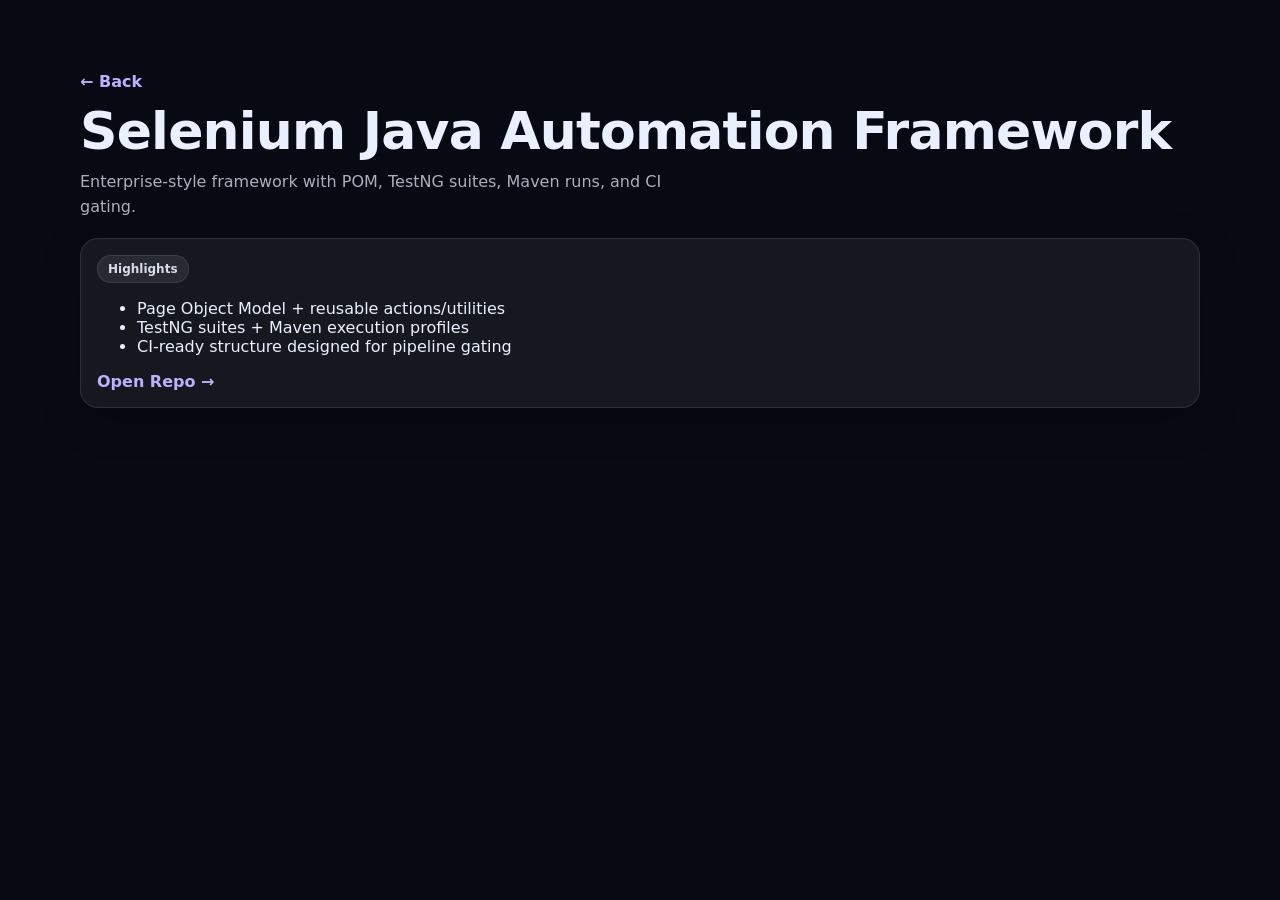
<file: projects/selenium.html>
<!doctype html>
<html lang="en">
<head>
  <meta charset="UTF-8" />
  <meta name="viewport" content="width=device-width, initial-scale=1.0" />
  <title>Selenium Java Framework | Case Study</title>
  <link rel="stylesheet" href="../styles.css" />
</head>
<body>
  <main class="container section">
    <a class="link" href="../index.html#projects">← Back</a>

    <h1 style="margin-top:14px">Selenium Java Automation Framework</h1>
    <p class="subtitle">Enterprise-style framework with POM, TestNG suites, Maven runs, and CI gating.</p>

    <div class="card callout" style="margin-top:18px">
      <div class="badge">Highlights</div>
      <ul class="bullets">
        <li>Page Object Model + reusable actions/utilities</li>
        <li>TestNG suites + Maven execution profiles</li>
        <li>CI-ready structure designed for pipeline gating</li>
      </ul>
      <div class="card-actions">
        <a class="link" href="https://github.com/prashanththotakuri/selenium-java-automation-framework" target="_blank" rel="noreferrer">Open Repo →</a>
      </div>
    </div>
  </main>
  <script src="../script.js"></script>
</body>
</html>
</file>
<file: styles.css>
:root{
  --bg:#070A12;
  --card:rgba(255,255,255,.06);
  --card2:rgba(255,255,255,.08);
  --border:rgba(255,255,255,.10);
  --text:#EAF0FF;
  --muted:rgba(234,240,255,.72);
  --shadow: 0 18px 60px rgba(0,0,0,.45);
  --radius: 18px;
  --max: 1120px;

  /* Cursor vars updated by JS */
  --x: 50vw;
  --y: 50vh;
}

*{box-sizing:border-box}
html{scroll-behavior:smooth}
body{
  margin:0;
  font-family: Inter, system-ui, -apple-system, Segoe UI, Roboto, Arial, sans-serif;
  background: var(--bg);
  color: var(--text);
  overflow-x:hidden;
}

a{color:inherit}
.container{max-width:var(--max); margin:0 auto; padding:0 20px}
.section{padding:72px 0}
.muted{color:var(--muted)}
.sep{opacity:.55; margin:0 8px}
.subhead{margin:22px 0 10px; font-size:16px; letter-spacing:-.2px}

/* Make anchor links land nicely below sticky header */
#projects, #skills, #metrics, #testimonials, #contact { scroll-margin-top: 92px; }

/* ===== Cursor FX ===== */
.cursorfx{
  position:fixed;
  inset:0;
  pointer-events:none;
  z-index:9999;
}
.cursorfx-glow{
  position:absolute;
  left:var(--x); top:var(--y);
  width: 320px; height: 320px;
  transform: translate(-50%,-50%);
  filter: blur(90px);
  opacity:.55;
  background:
    radial-gradient(circle, rgba(0,230,183,.35), rgba(0,0,0,0) 60%),
    radial-gradient(circle, rgba(109,91,255,.25), rgba(0,0,0,0) 65%);
  transition: opacity .18s ease, transform .18s ease, filter .18s ease;
  mix-blend-mode: screen;
}
.cursorfx-core{
  position:absolute;
  left:var(--x); top:var(--y);
  width: 10px; height: 10px;
  transform: translate(-50%,-50%);
  border-radius: 999px;
  background: rgba(255,255,255,.85);
  box-shadow:
    0 0 16px rgba(0,230,183,.9),
    0 0 30px rgba(109,91,255,.6);
  opacity:.85;
}
.cursorfx-pulse{
  position:fixed;
  left:var(--x); top:var(--y);
  width:24px; height:24px;
  border-radius:999px;
  transform: translate(-50%,-50%);
  pointer-events:none;
  mix-blend-mode: screen;
  background: radial-gradient(circle, rgba(255,255,255,.95), rgba(255,255,255,0) 70%);
  box-shadow: 0 0 40px rgba(0,230,183,.65), 0 0 70px rgba(109,91,255,.55);
  animation: pulseBurst .55s ease-out forwards;
}
@keyframes pulseBurst{
  0%{ transform:translate(-50%,-50%) scale(1); opacity:.95; }
  100%{ transform:translate(-50%,-50%) scale(18); opacity:0; }
}
.cursorfx.is-boost .cursorfx-glow{
  opacity:.85;
  filter: blur(105px);
  transform: translate(-50%,-50%) scale(1.06);
}
.cursorfx.is-boost .cursorfx-core{
  box-shadow: 0 0 22px rgba(0,230,183,1), 0 0 46px rgba(109,91,255,.7);
}

/* ===== Background ===== */
.bg{position:fixed; inset:0; pointer-events:none; z-index:-2}
.blob{
  position:absolute; width:520px; height:520px;
  filter: blur(48px);
  opacity:.55;
  transform: translateZ(0);
  animation: float 10s ease-in-out infinite;
}
.b1{left:-140px; top:-120px; background: radial-gradient(circle at 30% 30%, #6D5BFF, transparent 60%)}
.b2{right:-160px; top:-60px; background: radial-gradient(circle at 60% 40%, #00E6B7, transparent 60%); animation-duration: 12s}
.noise{
  position:absolute; inset:0;
  background-image:url("data:image/svg+xml,%3Csvg xmlns='http://www.w3.org/2000/svg' width='160' height='160'%3E%3Cfilter id='n'%3E%3CfeTurbulence type='fractalNoise' baseFrequency='.8' numOctaves='3' stitchTiles='stitch'/%3E%3C/filter%3E%3Crect width='160' height='160' filter='url(%23n)' opacity='.12'/%3E%3C/svg%3E");
  opacity:.35;
  mix-blend-mode: overlay;
}
@keyframes float{
  0%,100%{transform:translate(0,0) scale(1)}
  50%{transform:translate(16px,18px) scale(1.05)}
}

/* ===== Header ===== */
.header{
  position:sticky; top:0; z-index:50;
  backdrop-filter: blur(14px);
  background: rgba(7,10,18,.55);
  border-bottom:1px solid rgba(255,255,255,.06);
}
.nav{
  height:74px;
  display:flex; align-items:center; justify-content:space-between; gap:14px;
}
.brand{
  display:flex; align-items:center; gap:10px;
  text-decoration:none; font-weight:900; letter-spacing:.2px;
}
.dot{
  width:10px; height:10px; border-radius:999px;
  background: linear-gradient(90deg, #6D5BFF, #00E6B7);
  box-shadow: 0 0 18px rgba(109,91,255,.55);
}
.links{display:flex; gap:18px}
.links a{
  text-decoration:none; color:var(--muted);
  font-weight:700; font-size:14px;
  padding:10px 10px; border-radius:12px;
}
.links a:hover{color:var(--text); background:rgba(255,255,255,.06)}

/* Mobile menu */
.menu{
  display:none;
  align-items:center; justify-content:center;
  width:44px; height:44px;
  border-radius:14px;
  border:1px solid rgba(255,255,255,.10);
  background: rgba(255,255,255,.06);
  color: var(--text);
  font-size:18px;
  cursor:pointer;
}
.mobile{
  display:none;
  padding:10px 0 18px;
  border-top:1px solid rgba(255,255,255,.06);
}
.mobile a{
  display:block; padding:12px 6px;
  text-decoration:none; color:var(--muted);
  font-weight:700;
}
.mobile a:hover{color:var(--text)}
.mobile.open{display:block}

/* ===== Buttons ===== */
.btn{
  display:inline-flex; align-items:center; justify-content:center;
  text-decoration:none;
  padding:12px 16px;
  border-radius:14px;
  background: linear-gradient(90deg, #6D5BFF, #00E6B7);
  color:#08101F;
  font-weight:900;
  border:1px solid rgba(255,255,255,.10);
  box-shadow: 0 14px 40px rgba(0,0,0,.25);
  transition: transform .15s ease, filter .15s ease;
}
.btn:hover{transform: translateY(-1px); filter: brightness(1.05)}
.btn.ghost{
  background: rgba(255,255,255,.06);
  color: var(--text);
  border: 1px solid rgba(255,255,255,.10);
  box-shadow:none;
}
.btn.small{padding:10px 12px; border-radius:12px; font-size:13px}

/* ===== Hero ===== */
.hero{
  padding:66px 0 18px;
  display:grid;
  grid-template-columns: 1.15fr .85fr;
  gap:22px;
  align-items:start;
}
h1{
  margin:14px 0 10px;
  font-size:52px;
  line-height:1.03;
  letter-spacing:-.8px;
}
.gradient{
  display:block;
  background: linear-gradient(90deg, #A79CFF, #00E6B7);
  -webkit-background-clip:text;
  background-clip:text;
  color:transparent;
}
.subtitle{
  margin:0;
  color: var(--muted);
  font-size:16px;
  line-height:1.6;
  max-width: 62ch;
}
.hero-actions{display:flex; gap:10px; flex-wrap:wrap; margin-top:18px}

/* Profile card */
.profile-card{
  border-radius: 22px;
  border:1px solid rgba(255,255,255,.10);
  background: linear-gradient(180deg, rgba(255,255,255,.10), rgba(255,255,255,.05));
  box-shadow: var(--shadow);
  padding:18px;
  position: relative;
  overflow: hidden;
  transform-style: preserve-3d;
  will-change: transform;
}
.profile-card::before{
  content:"";
  position:absolute; inset:-40%;
  background:
    radial-gradient(circle at 25% 25%, rgba(0,230,183,.14), transparent 55%),
    radial-gradient(circle at 75% 70%, rgba(109,91,255,.16), transparent 55%);
  opacity:.8;
  pointer-events:none;
}

/* ===== Avatar: animated ring + shine + tilt + float ===== */
.profile-top{display:flex; gap:12px; align-items:center; position:relative; z-index:1}

/* wrapper controls sizing so it NEVER covers your name */
.avatar-wrap{
  width:72px;
  height:72px;
  border-radius:999px;
  position:relative;
  flex: 0 0 72px;
  overflow:hidden;
  transform: translateZ(0);
  isolation:isolate;
  animation: avatarFloat 5.8s ease-in-out infinite;
  box-shadow: 0 16px 44px rgba(0,0,0,.35);
}

/* animated gradient ring */
.avatar-wrap::before{
  content:"";
  position:absolute;
  inset:-3px;
  border-radius:999px;
  background: conic-gradient(
    from 0deg,
    rgba(0,230,183,.95),
    rgba(109,91,255,.95),
    rgba(0,230,183,.95)
  );
  animation: ringSpin 3.8s linear infinite;
  z-index:0;
  filter: blur(.2px);
}

/* inner matte ring to match site bg */
.avatar-wrap::after{
  content:"";
  position:absolute;
  inset:3px;
  border-radius:999px;
  background: rgba(7,10,18,.88);
  z-index:1;
  box-shadow: inset 0 0 0 1px rgba(255,255,255,.10);
}

/* image itself */
.avatar-img{
  position:absolute;
  inset:6px;               /* keeps clean inside ring */
  width:calc(100% - 12px);
  height:calc(100% - 12px);
  border-radius:999px;
  object-fit:cover;

  /* IMPORTANT: your uploaded file has a big ring in it.
     This zoom CROPS that ring out so it looks clean. */
  transform: scale(1.28);

  filter: grayscale(78%) contrast(1.08) brightness(.98);
  transition: transform .25s ease, filter .25s ease;
  z-index:2;
}

/* shine sweep layer */
.avatar-wrap .shine{
  display:none; /* safety if you ever add a div */
}

/* shine sweep with pseudo element (top layer) */
.avatar-wrap > .avatar-img::after{ content:none; } /* no-op (img can't have ::after) */
.avatar-wrap .shine-sweep{ display:none; } /* no-op */

.avatar-wrap:hover .avatar-img{
  transform: scale(1.34);
  filter: grayscale(55%) contrast(1.10) brightness(1.03);
}

/* separate shine element as overlay using another pseudo */
.avatar-wrap i{
  position:absolute;
  inset:6px;
  border-radius:999px;
  z-index:3;
  pointer-events:none;
  background: linear-gradient(120deg, rgba(255,255,255,0) 20%, rgba(255,255,255,.18) 45%, rgba(255,255,255,0) 70%);
  transform: translateX(-140%) rotate(8deg);
  opacity:.0;
}
.avatar-wrap:hover i{
  opacity:.9;
  animation: shineSweep .95s ease forwards;
}

/* subtle hover zoom on whole avatar */
.avatar-wrap:hover{
  transform: translateZ(0) scale(1.04);
}

@keyframes ringSpin{
  to { transform: rotate(360deg); }
}
@keyframes shineSweep{
  0%   { transform: translateX(-140%) rotate(8deg); opacity:0; }
  25%  { opacity:.85; }
  100% { transform: translateX(140%) rotate(8deg); opacity:0; }
}
@keyframes avatarFloat{
  0%,100%{ transform: translateY(0); }
  50%{ transform: translateY(-4px); }
}

.name{font-weight:900; letter-spacing:.2px}
.role{color:var(--muted); font-size:13px; margin-top:2px; font-weight:700}
.mini{margin-top:14px; border-top:1px solid rgba(255,255,255,.08); padding-top:12px; position:relative; z-index:1}
.mini-row{display:flex; justify-content:space-between; gap:10px; padding:8px 0}
.k{color:rgba(234,240,255,.6); font-weight:800; font-size:12px}
.v{color:rgba(234,240,255,.86); font-weight:700; font-size:12px; text-align:right}
.profile-actions{display:flex; gap:10px; margin-top:12px; position:relative; z-index:1}

/* Sections */
.section-head h2{margin:0; font-size:28px; letter-spacing:-.3px}
.section-head p{margin:10px 0 0; color:var(--muted); max-width:70ch; line-height:1.6}

/* Projects grid */
.grid{
  margin-top:22px;
  display:grid;
  grid-template-columns: repeat(3, 1fr);
  gap:14px;
}
.card{
  border-radius: var(--radius);
  border:1px solid rgba(255,255,255,.10);
  background: rgba(255,255,255,.06);
  padding:16px;
  box-shadow: 0 12px 40px rgba(0,0,0,.22);
  transition: transform .15s ease, background .15s ease;
}
.card:hover{transform: translateY(-2px); background: rgba(255,255,255,.08)}
.card-top{margin-top:8px}

.badge{
  display:inline-flex; align-items:center;
  padding:6px 10px;
  border-radius:999px;
  background: rgba(255,255,255,.08);
  border:1px solid rgba(255,255,255,.10);
  font-size:12px; font-weight:900;
  color: rgba(234,240,255,.9);
}

/* Project thumbnails */
.card.project{ overflow:hidden; }
.thumb-wrap{
  position: relative;
  width: 100%;
  height: 210px;
  border-radius: 16px;
  overflow: hidden;
  margin: 0 0 14px;
  border: 1px solid rgba(255,255,255,.10);
  background: rgba(255,255,255,.04);
  transform: translateZ(0);
  box-shadow: 0 14px 44px rgba(0,0,0,.22);
}
.thumb-wrap::after{
  content:"";
  position:absolute; inset:-20%;
  background:
    radial-gradient(circle at 30% 20%, rgba(0,230,183,.18), transparent 55%),
    radial-gradient(circle at 80% 80%, rgba(109,91,255,.18), transparent 55%);
  opacity:.65;
  pointer-events:none;
  transition: opacity .25s ease;
}
.project-thumb{
  width:100%;
  height:100%;
  object-fit: cover;
  display:block;
  transform: translate3d(0,0,0) scale(1.03);
  transition: transform .35s ease, filter .35s ease;
  will-change: transform;
  filter: saturate(1.05) contrast(1.03);
}
.card.project:hover .thumb-wrap::after{ opacity:.9; }

.card h3{margin:10px 0 8px; font-size:16px}
.card p{margin:0; color:var(--muted); line-height:1.55; font-size:13px}

/* Tags + links */
.tags{display:flex; flex-wrap:wrap; gap:8px; margin-top:12px}
.tags span{
  padding:6px 10px;
  border-radius:999px;
  font-size:12px;
  color: rgba(234,240,255,.78);
  border:1px solid rgba(255,255,255,.10);
  background: rgba(255,255,255,.05);
  font-weight:800;
}
.card-actions{margin-top:14px}
.link{
  text-decoration:none;
  font-weight:900;
  color: #B9B2FF;
}
.link:hover{text-decoration:underline}

/* Skills pills */
.pill-grid{
  margin-top:18px;
  display:flex; flex-wrap:wrap; gap:10px;
}
.pill-grid span{
  padding:10px 12px;
  border-radius:999px;
  border:1px solid rgba(255,255,255,.10);
  background: rgba(255,255,255,.06);
  color: rgba(234,240,255,.84);
  font-weight:900;
  font-size:13px;
}
.pill-grid--dense span{
  padding:8px 10px;
  font-size:12px;
  font-weight:800;
}

/* Metrics */
.metrics{
  margin-top:18px;
  display:grid;
  grid-template-columns: repeat(4, 1fr);
  gap:14px;
}
.metric{
  border-radius: 18px;
  border:1px solid rgba(255,255,255,.10);
  background: rgba(255,255,255,.06);
  padding:16px;
  box-shadow: 0 12px 40px rgba(0,0,0,.22);
}
.metric-num{font-weight:900; font-size:22px; letter-spacing:-.2px}
.metric-label{margin-top:6px; font-weight:900}
.metric-sub{margin-top:6px; color:var(--muted); font-weight:700; font-size:13px}

/* Testimonials */
.tgrid{
  margin-top:18px;
  display:grid;
  grid-template-columns: repeat(3, 1fr);
  gap:14px;
}
.tcard{
  border-radius: 18px;
  border:1px solid rgba(255,255,255,.10);
  background: rgba(255,255,255,.06);
  padding:16px;
  box-shadow: 0 12px 40px rgba(0,0,0,.22);
}
.tquote{margin:0; line-height:1.65; color:rgba(234,240,255,.86); font-weight:700}
.tby{margin-top:12px; color:var(--muted); font-weight:800; font-size:13px}

/* Contact */
.contact-box{
  border-radius: 22px;
  border:1px solid rgba(255,255,255,.10);
  background: linear-gradient(180deg, rgba(255,255,255,.10), rgba(255,255,255,.05));
  padding:18px;
  display:grid;
  grid-template-columns: 1.2fr .8fr;
  gap:14px;
}
.contact-row{display:flex; gap:10px; flex-wrap:wrap; margin-top:12px}
.contact-side .mini-card{
  border-radius: 18px;
  border:1px solid rgba(255,255,255,.10);
  background: rgba(255,255,255,.06);
  padding:14px;
}
.mini-title{font-weight:900; margin-bottom:10px}
.mini-card a{
  display:block;
  color: rgba(234,240,255,.82);
  text-decoration:none;
  padding:8px 0;
  font-weight:800;
}
.mini-card a:hover{text-decoration:underline}

.footer{padding:46px 0 34px}

/* Reveal animations (SAFE fallback) */
.reveal{ opacity: 1; transform: none; }
.js .reveal{
  opacity: 0;
  transform: translateY(14px);
  transition: opacity .6s ease, transform .6s ease;
}
.js .reveal.show{ opacity: 1; transform: translateY(0); }

/* Responsive */
@media (max-width: 980px){
  .links{display:none}
  .menu{display:inline-flex}
  .grid{grid-template-columns: 1fr}
  .hero{grid-template-columns: 1fr}
  .metrics{grid-template-columns: 1fr 1fr}
  .tgrid{grid-template-columns: 1fr}
  h1{font-size:40px}
  .contact-box{grid-template-columns: 1fr}
}

/* Reduced motion */
@media (prefers-reduced-motion: reduce){
  html{scroll-behavior:auto}
  .blob{animation:none}
  .project-thumb{transition:none; transform:none}
  .thumb-wrap::after{transition:none}
  .cursorfx{display:none}
  .js .reveal{transition:none; transform:none}
  .avatar-wrap{animation:none}
}
/* ================= FUTURISTIC TESTIMONIAL SLIDER ================= */

.testimonial-slider{
  position:relative;
  overflow:hidden;
  margin-top:42px;
  border-radius:28px;
}

/* Ambient glow behind */
.testimonial-slider::before{
  content:"";
  position:absolute;
  inset:-40%;
  background:
    radial-gradient(circle at 20% 30%, rgba(0,245,160,.20), transparent 55%),
    radial-gradient(circle at 80% 20%, rgba(0,217,245,.18), transparent 55%),
    radial-gradient(circle at 55% 85%, rgba(140,120,255,.18), transparent 55%);
  filter: blur(28px);
  z-index:0;
  pointer-events:none;
}

/* Subtle scanline */
.testimonial-slider::after{
  content:"";
  position:absolute;
  inset:0;
  background: repeating-linear-gradient(
    to bottom,
    rgba(255,255,255,0.03),
    rgba(255,255,255,0.03) 1px,
    transparent 1px,
    transparent 7px
  );
  opacity:0.18;
  mix-blend-mode: overlay;
  pointer-events:none;
  z-index:0;
}

.testimonial-track{
  display:flex;
  transition: transform .75s cubic-bezier(.2,.85,.2,1);
  will-change: transform;
  position:relative;
  z-index:1;
}

/* Card */
.testimonial-card{
  min-width:100%;
  padding:42px 40px;
  border-radius:24px;
  position:relative;

  background: rgba(12,14,22,0.58);
  backdrop-filter: blur(18px);
  border: 1px solid rgba(255,255,255,0.10);
  box-shadow: 0 22px 70px rgba(0,0,0,.55);

  transform: translateY(6px);
  opacity: .92;
  transition: transform .45s ease, box-shadow .45s ease, opacity .45s ease;
}

/* Animated gradient border */
.testimonial-card::before{
  content:"";
  position:absolute;
  inset:-1px;
  border-radius:24px;
  background: conic-gradient(
    from 180deg,
    rgba(0,245,160,.0),
    rgba(0,245,160,.75),
    rgba(0,217,245,.75),
    rgba(140,120,255,.75),
    rgba(0,245,160,.75),
    rgba(0,245,160,.0)
  );
  filter: blur(0px);
  opacity: .55;
  z-index:-1;
  animation: spinBorder 6s linear infinite;
}

/* Inner border cutout */
.testimonial-card::after{
  content:"";
  position:absolute;
  inset:1px;
  border-radius:22px;
  background: rgba(10,12,18,.78);
  z-index:-1;
}

/* Quote icon (soft) */
.testimonial-card p::before{
  content:"“";
  font-size:52px;
  line-height:0;
  margin-right:10px;
  vertical-align:-18px;
  opacity:.25;
}

/* Text */
.testimonial-card p{
  font-size:20px;
  line-height:1.65;
  color: rgba(255,255,255,.92);
  margin:0 0 18px 0;
  letter-spacing:.1px;
}

.testimonial-card span{
  display:inline-flex;
  gap:8px;
  align-items:center;
  font-size:13px;
  opacity:.72;
  letter-spacing:.9px;
  text-transform: uppercase;
}

.testimonial-card span::before{
  content:"";
  width:10px;
  height:10px;
  border-radius:50%;
  background: radial-gradient(circle at 30% 30%, #00f5a0, #00d9f5);
  box-shadow: 0 0 18px rgba(0,245,160,.35);
}

/* Hover */
.testimonial-card:hover{
  transform: translateY(0px);
  opacity:1;
  box-shadow: 0 26px 90px rgba(0,0,0,.65);
}

/* Dots */
.slider-dots{
  position:absolute;
  left:50%;
  bottom:16px;
  transform: translateX(-50%);
  display:flex;
  gap:10px;
  z-index:2;
}

.slider-dots button{
  width:34px;
  height:8px;
  border-radius:999px;
  border:none;
  background: rgba(255,255,255,.18);
  cursor:pointer;
  transition: all .25s ease;
  position:relative;
  overflow:hidden;
}

.slider-dots button::after{
  content:"";
  position:absolute;
  inset:0;
  background: linear-gradient(90deg,#00f5a0,#00d9f5,#8c78ff);
  opacity:0;
  transition: opacity .25s ease;
}

.slider-dots button.active{
  background: rgba(255,255,255,.12);
  box-shadow: 0 0 26px rgba(0,245,160,.18);
  transform: translateY(-1px);
}
.slider-dots button.active::after{ opacity:1; }

@keyframes spinBorder{
  to{ transform: rotate(360deg); }
}

/* Mobile polish */
@media (max-width: 640px){
  .testimonial-card{
    padding:32px 22px;
    border-radius:22px;
  }
  .testimonial-card p{ font-size:18px; }
  .slider-dots button{ width:26px; }
}
</file>
